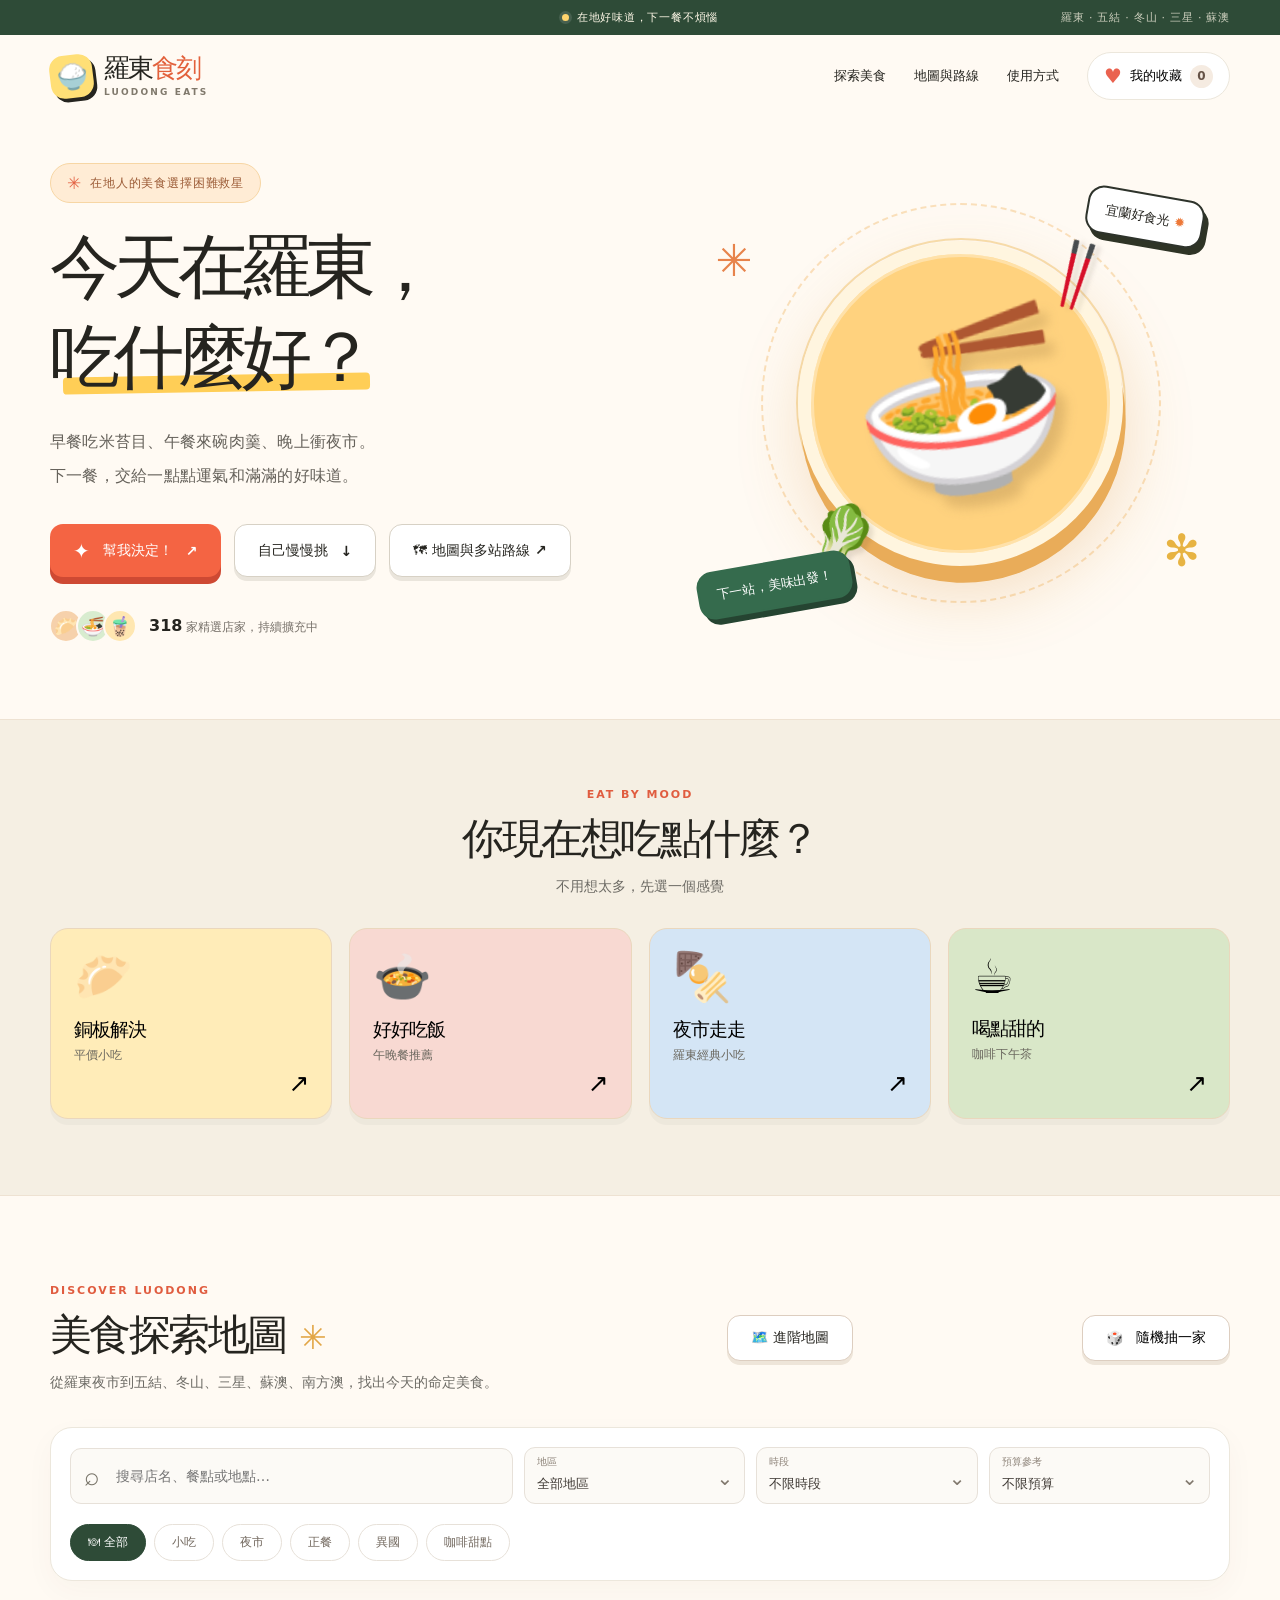
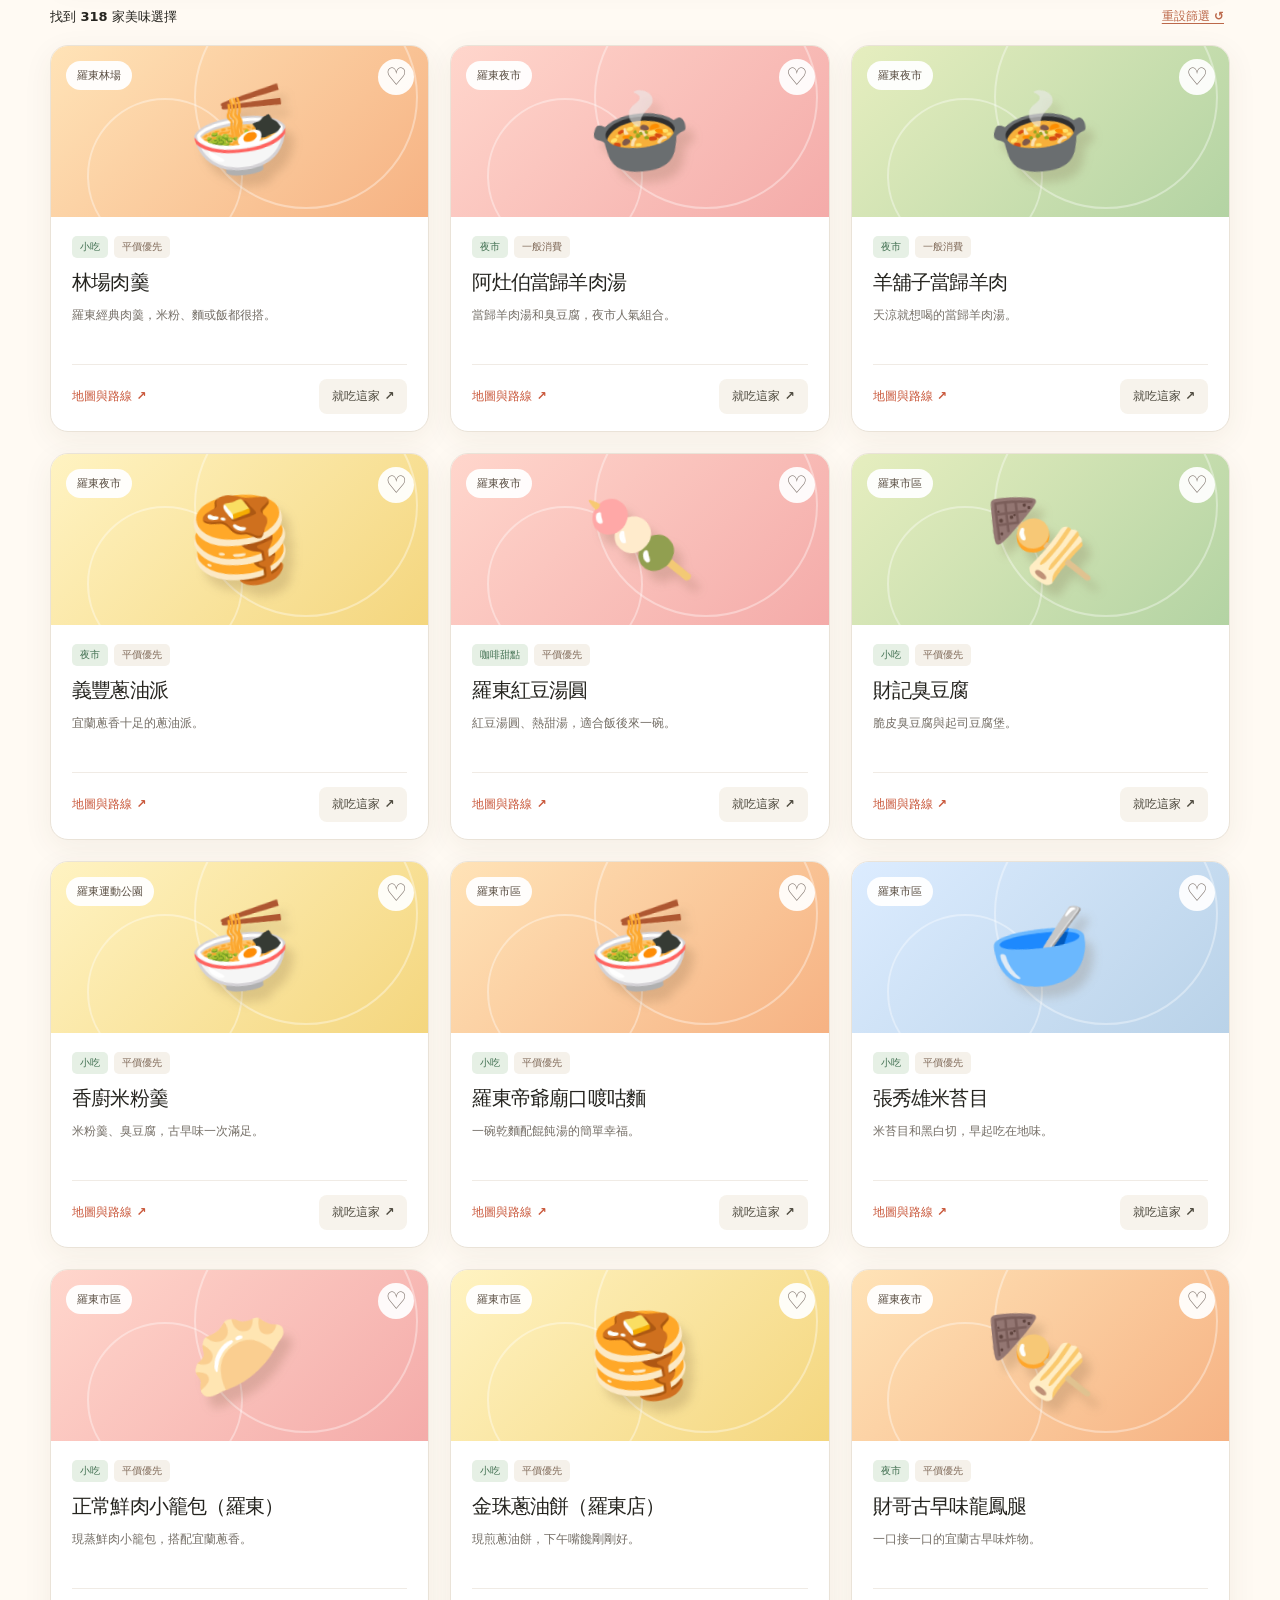
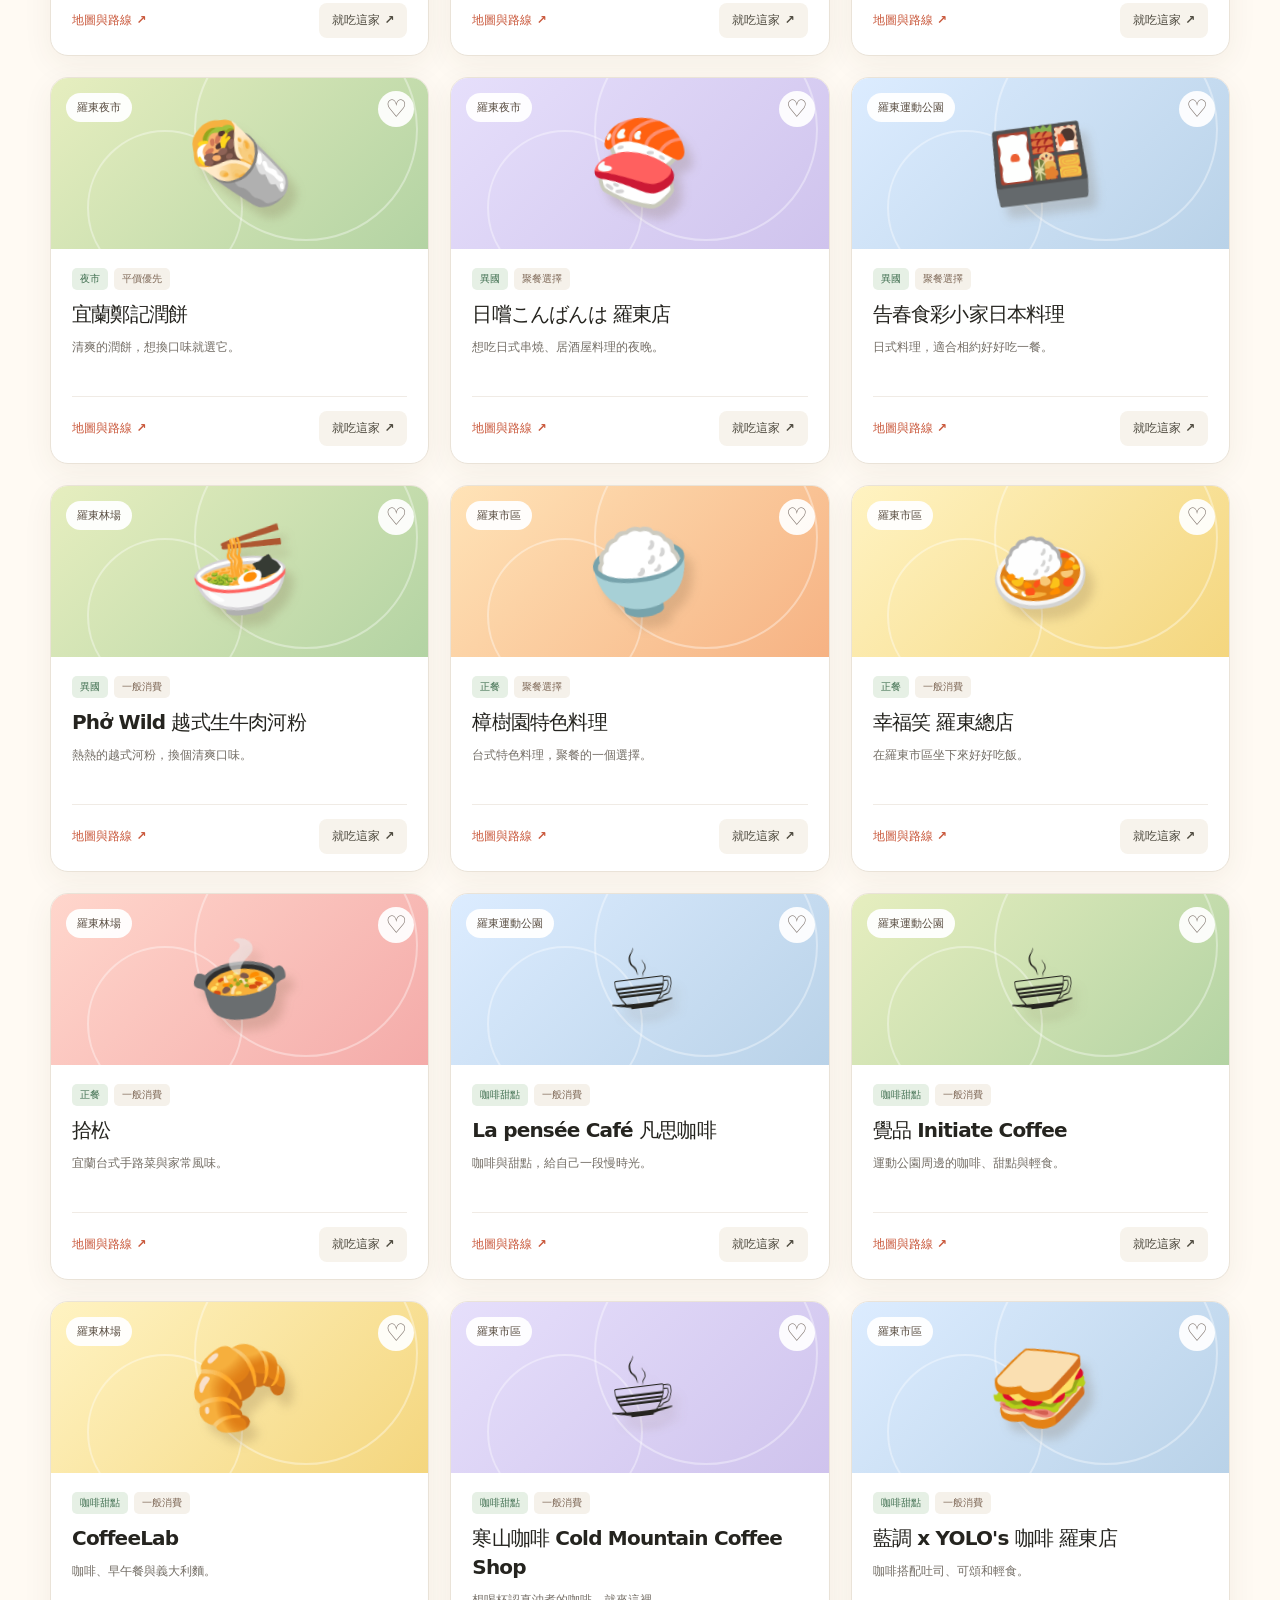
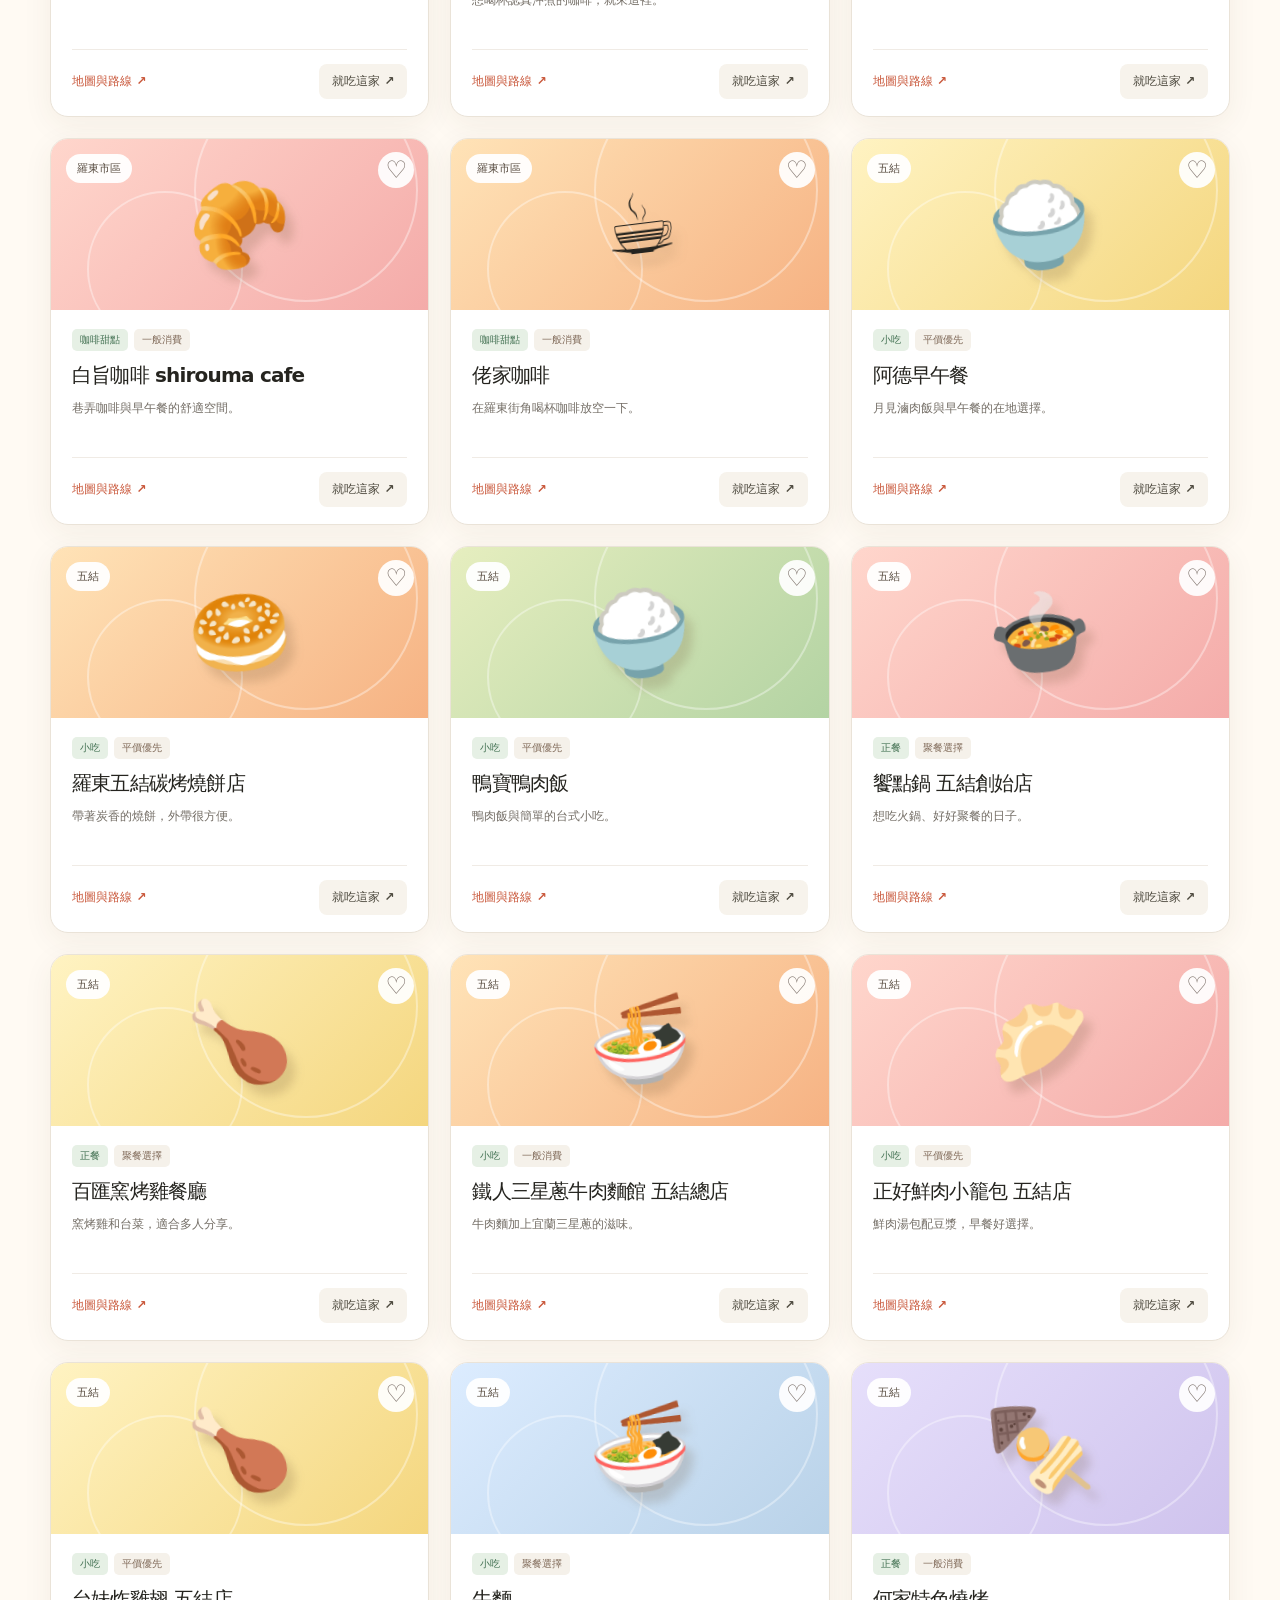
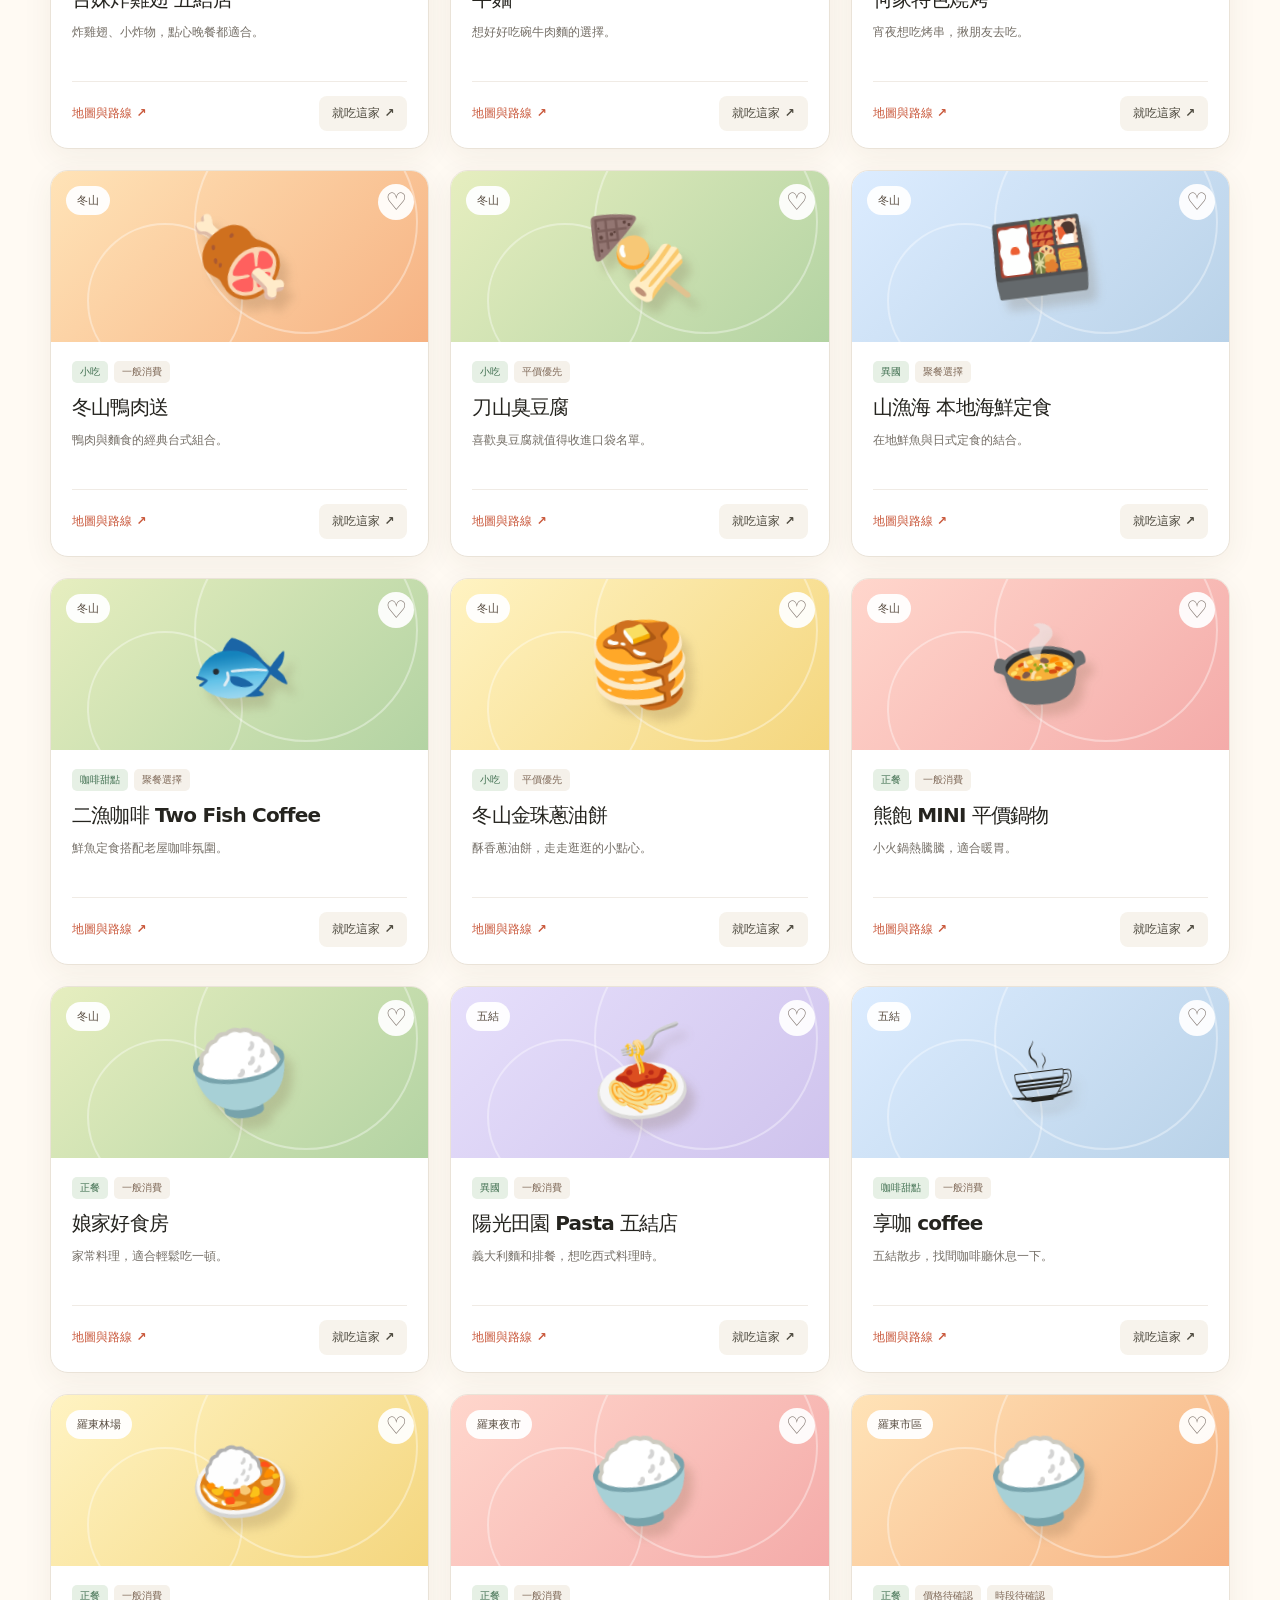
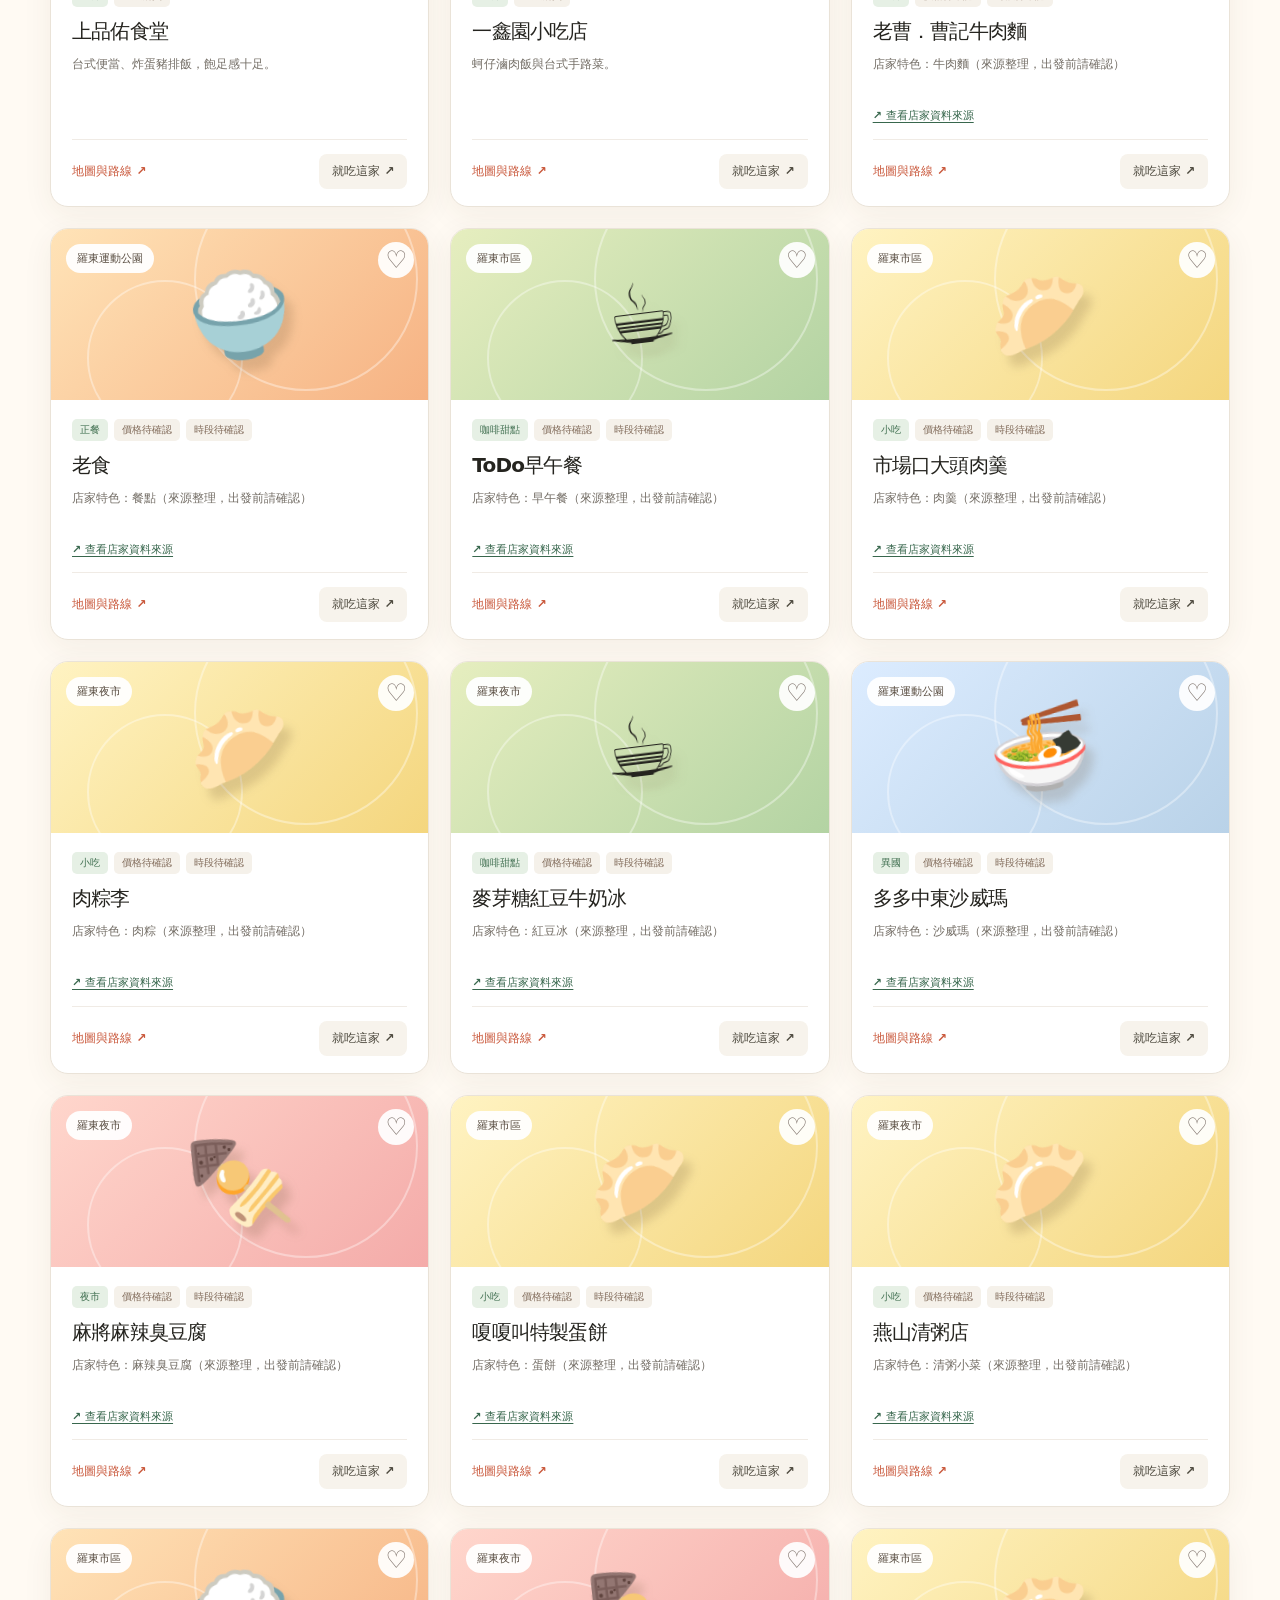
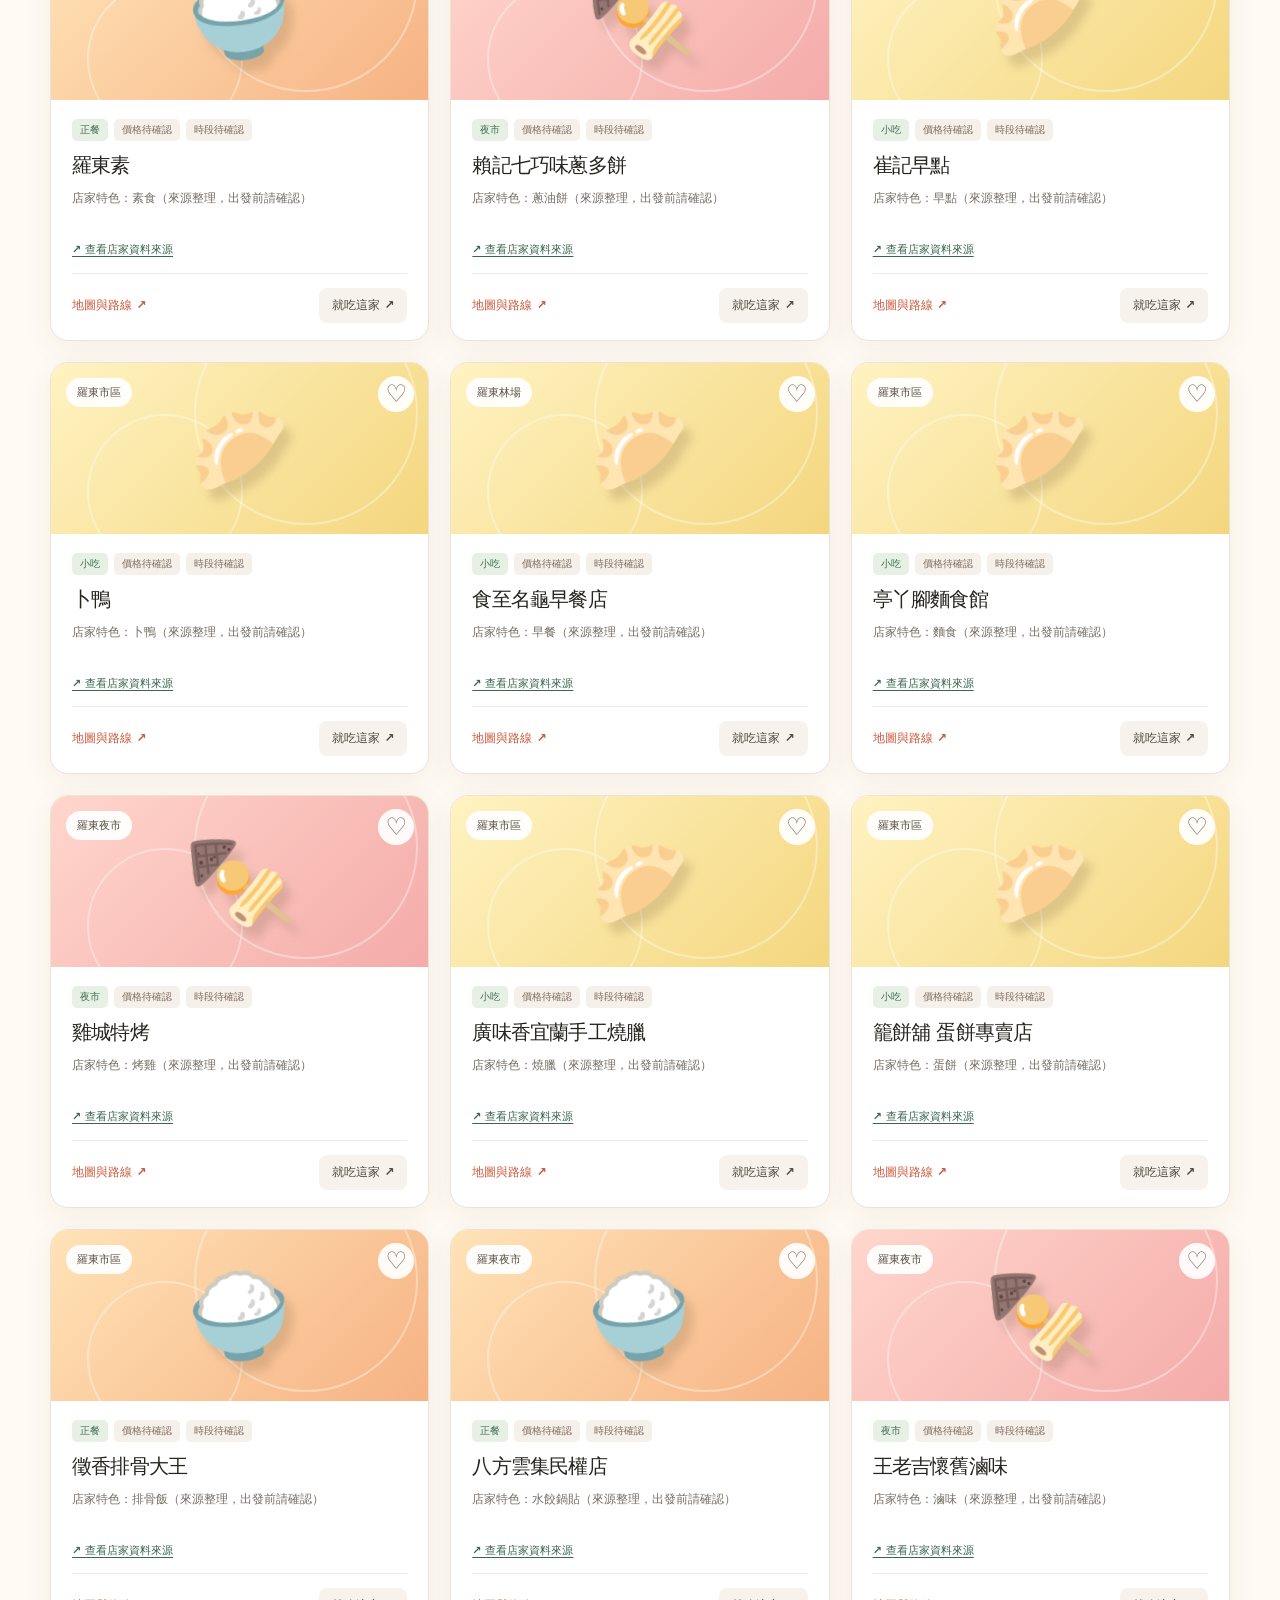
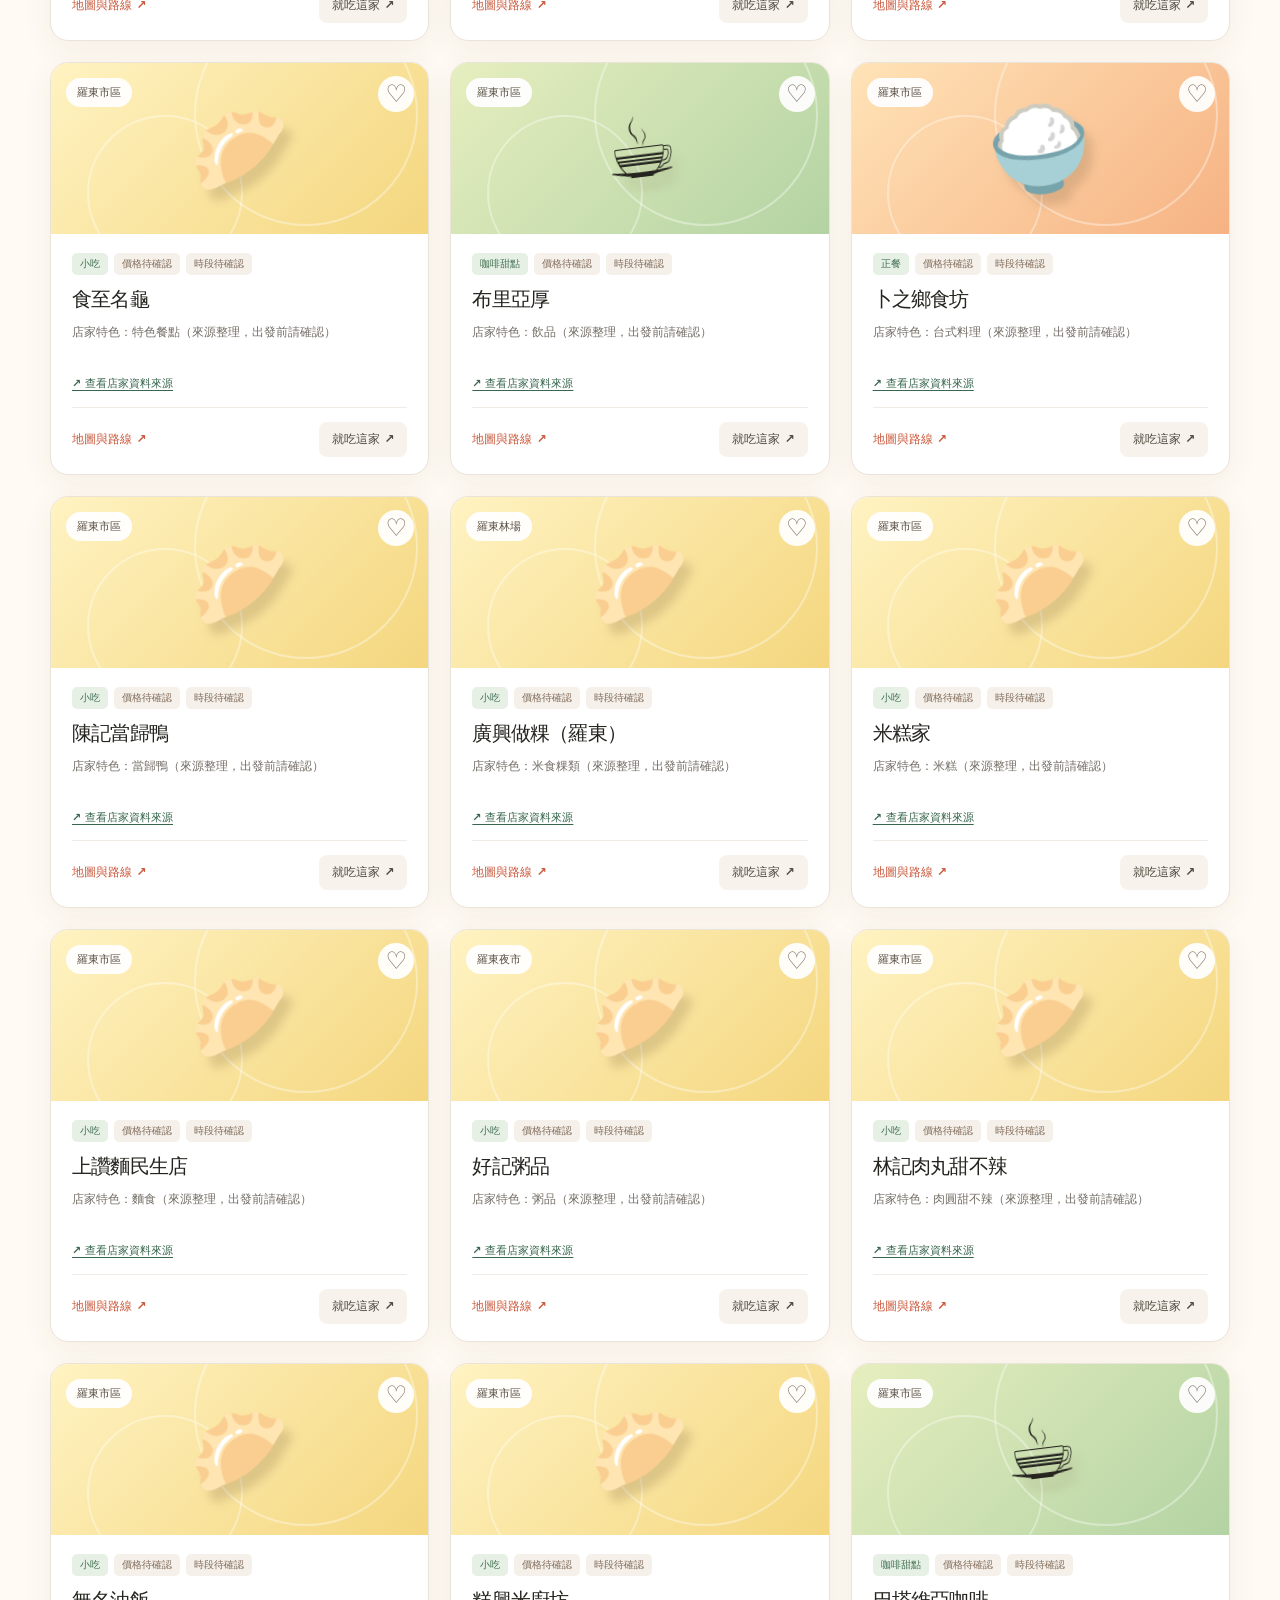
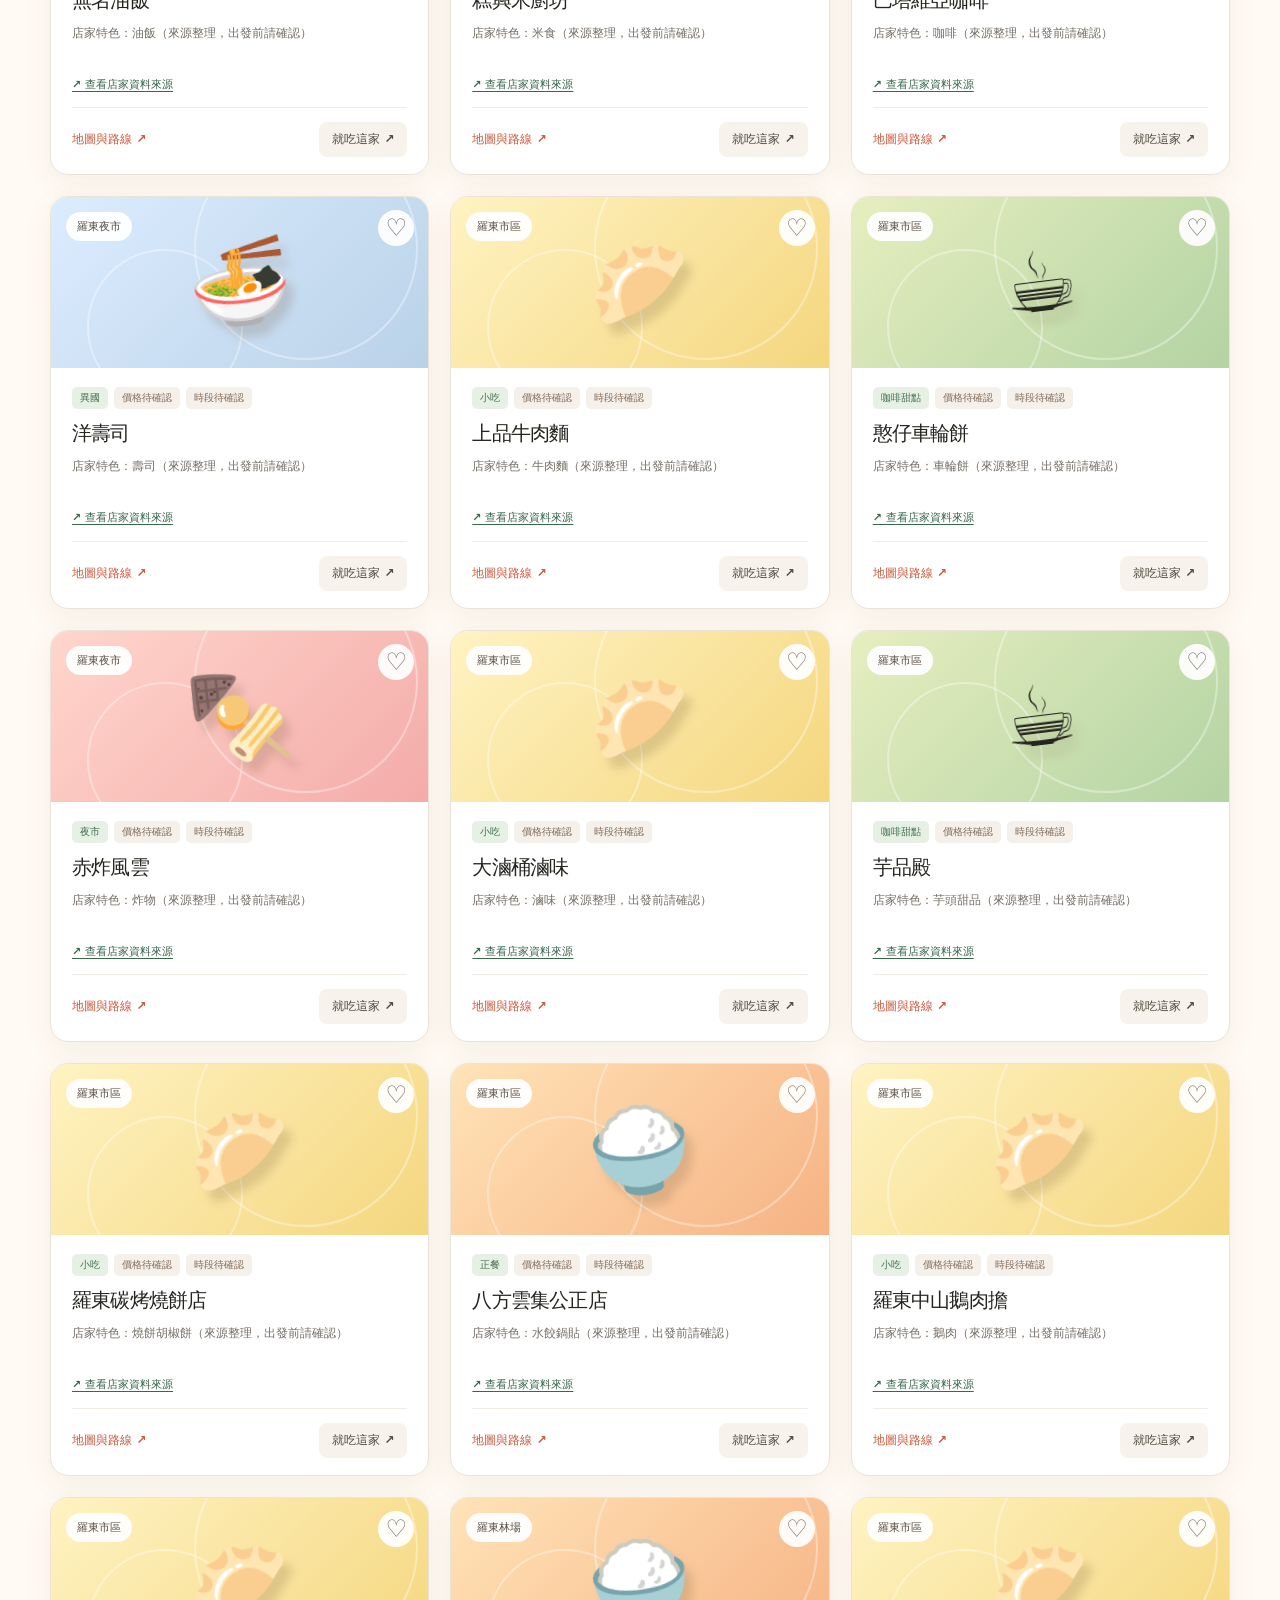
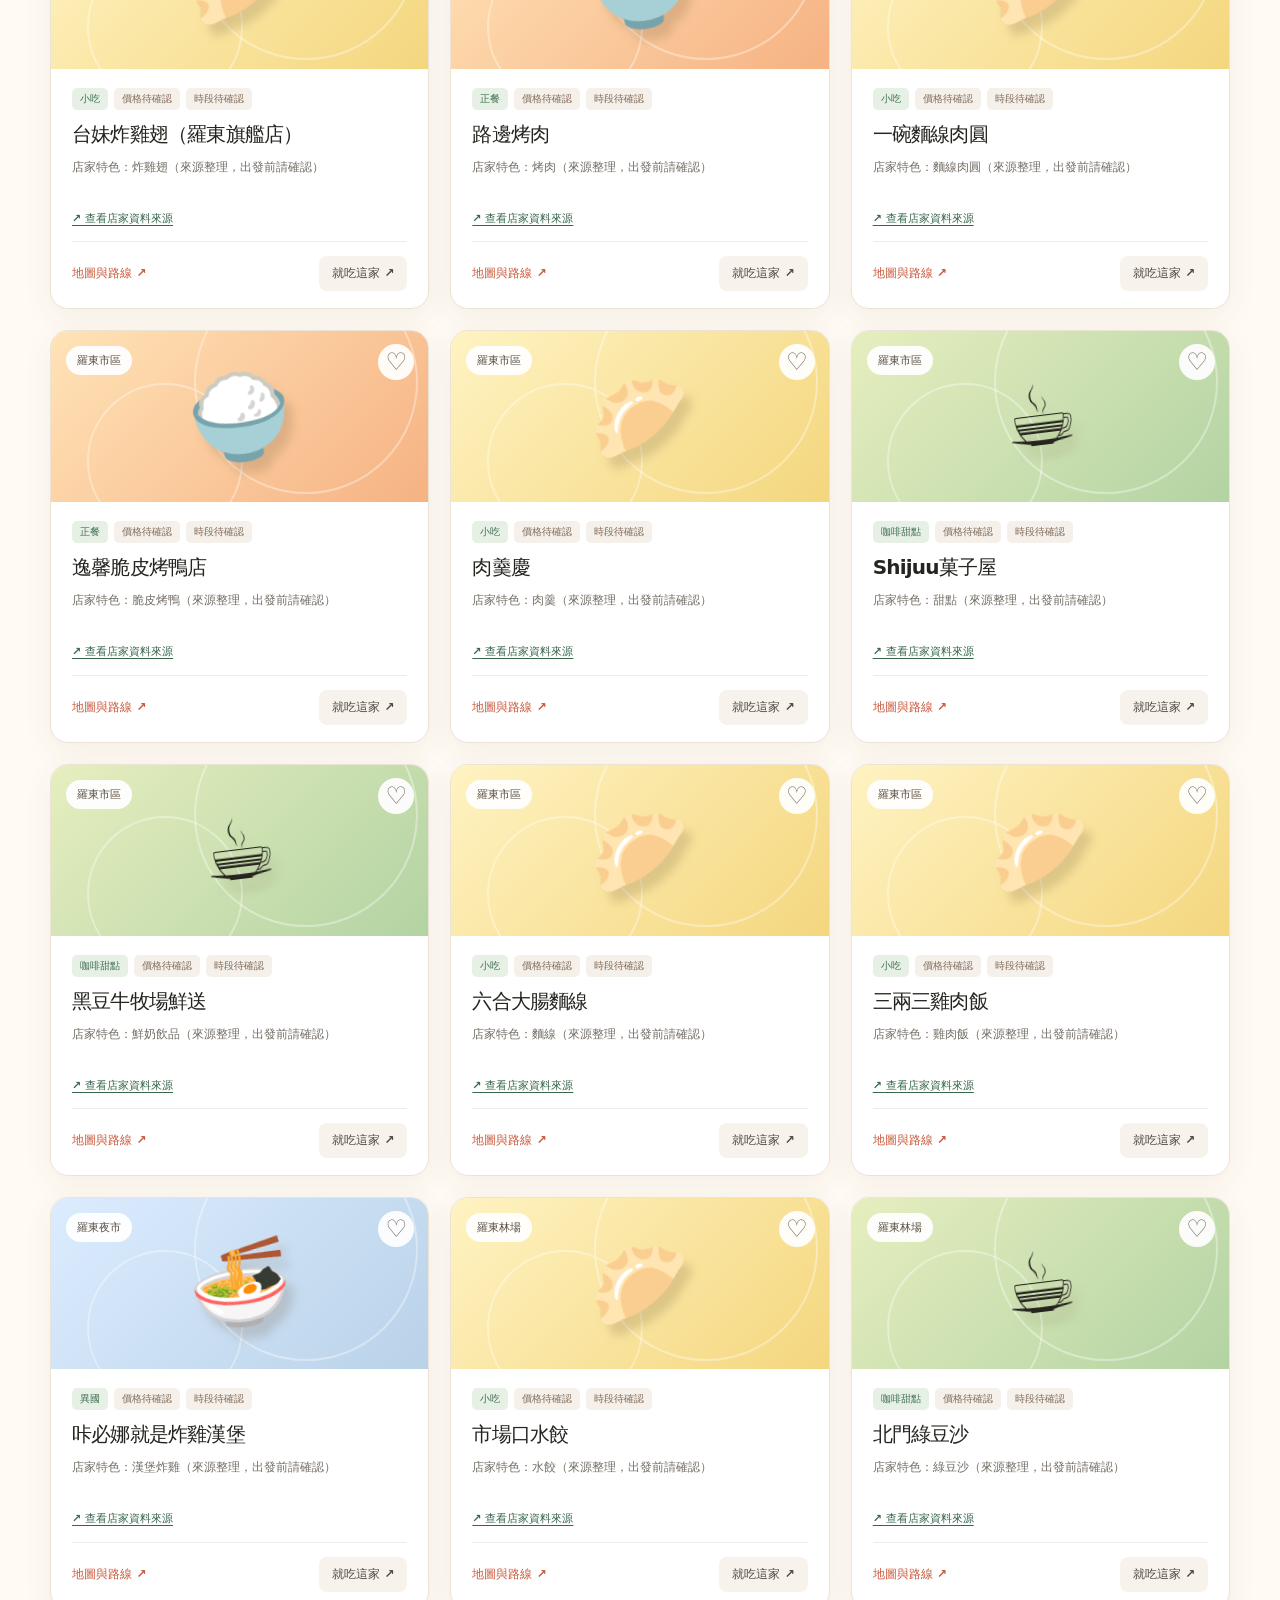
<file: index.html>
<!doctype html>
<html lang="zh-Hant">
<head>
  <meta charset="UTF-8" />
  <meta name="viewport" content="width=device-width, initial-scale=1, viewport-fit=cover" />
  <meta name="theme-color" content="#fff9f0" />
  <meta name="description" content="羅東今天吃什麼？一鍵抽選羅東、五結、冬山在地美食，依地區、餐點、預算、用餐時段篩選，收藏口袋名單並開啟地圖導航。" />
  <meta property="og:title" content="羅東食刻｜今天吃什麼？" />
  <meta property="og:description" content="吃什麼交給羅東食刻！在地美食隨機抽選、收藏、篩選、導航。" />
  <meta property="og:type" content="website" />
  <meta name="color-scheme" content="light" />
  <link rel="icon" type="image/svg+xml" href="./icon.svg" />
  <link rel="manifest" href="./manifest.webmanifest" />
  <link rel="stylesheet" href="./style.css" />
  <link rel="stylesheet" href="./extra.css" />
  <title>羅東食刻｜今天吃什麼？</title>
  <script src="./data.js" defer></script>
  <script src="./data-extra.js" defer></script>
  <script src="./data-auto.js" defer></script>
  <script src="./app.js" defer></script>
</head>
<body>
  <a class="skip" href="#explore">跳到店家清單</a>
  <div class="announcement"><span class="live-dot" aria-hidden="true"></span> 在地好味道，下一餐不煩惱 <span class="announcement-right">羅東 · 五結 · 冬山 · 三星 · 蘇澳</span></div>
  <header class="site-header shell">
    <a class="brand" href="./" aria-label="羅東食刻首頁"><span class="brand-icon" aria-hidden="true">🍚</span><span>羅東<span class="brand-accent">食刻</span><small>LUODONG EATS</small></span></a>
    <nav class="header-nav" aria-label="主選單">
      <a href="#explore" class="nav-link">探索美食</a>
      <a href="./advanced/" class="nav-link nav-desktop">地圖與路線</a>
      <a href="#how-it-works" class="nav-link nav-desktop">使用方式</a>
      <button type="button" id="favoritesToggle" class="nav-fav" aria-pressed="false"><span aria-hidden="true">♥</span> 我的收藏 <span id="favoriteCount" class="fav-count">0</span></button>
    </nav>
  </header>

  <main>
    <section class="hero shell" aria-labelledby="heroTitle">
      <div class="hero-copy">
        <div class="eyebrow"><span class="eyebrow-spark">✳</span> 在地人的美食選擇困難救星</div>
        <h1 id="heroTitle">今天在羅東，<br /><span>吃什麼好？</span></h1>
        <p class="hero-subtitle">早餐吃米苔目、午餐來碗肉羹、晚上衝夜市。<br class="wide-only" />下一餐，交給一點點運氣和滿滿的好味道。</p>
        <div class="hero-actions">
          <button type="button" id="heroRandom" class="primary-btn"><span class="button-icon" aria-hidden="true">✦</span> 幫我決定！ <span aria-hidden="true">↗</span></button>
          <a href="#explore" class="secondary-btn">自己慢慢挑 <span aria-hidden="true">↓</span></a>
          <a href="./advanced/" class="secondary-btn">🗺 地圖與多站路線 ↗</a>
        </div>
        <div class="hero-foot"><div class="hero-avatars" aria-hidden="true"><span>🥟</span><span>🍜</span><span>🧋</span></div><span><strong id="heroCount">—</strong> 家精選店家，持續擴充中</span></div>
      </div>
      <div class="hero-art" aria-hidden="true">
        <div class="art-ring art-ring-one"></div><div class="art-ring art-ring-two"></div>
        <div class="art-sticker sticker-top">宜蘭好食光 <span>✹</span></div>
        <div class="art-plate"><span class="art-main">🍜</span><span class="art-side art-side-one">🥬</span><span class="art-side art-side-two">🥢</span></div>
        <div class="art-sticker sticker-bottom">下一站，美味出發！</div>
        <span class="art-star art-star-one">✳</span><span class="art-star art-star-two">✻</span>
      </div>
    </section>

    <section class="quick-section">
      <div class="shell">
        <div class="quick-heading"><span class="eyebrow-sm">EAT BY MOOD</span><h2>你現在想吃點什麼？</h2><p>不用想太多，先選一個感覺</p></div>
        <div class="mood-grid" id="moodGrid">
          <button class="mood-card mood-yellow" type="button" data-quick="cheap"><span class="mood-emoji">🥟</span><strong>銅板解決</strong><small>平價小吃</small><span class="mood-arrow">↗</span></button>
          <button class="mood-card mood-pink" type="button" data-quick="dinner"><span class="mood-emoji">🍲</span><strong>好好吃飯</strong><small>午晚餐推薦</small><span class="mood-arrow">↗</span></button>
          <button class="mood-card mood-blue" type="button" data-quick="night"><span class="mood-emoji">🍢</span><strong>夜市走走</strong><small>羅東經典小吃</small><span class="mood-arrow">↗</span></button>
          <button class="mood-card mood-green" type="button" data-quick="coffee"><span class="mood-emoji">☕</span><strong>喝點甜的</strong><small>咖啡下午茶</small><span class="mood-arrow">↗</span></button>
        </div>
      </div>
    </section>

    <section class="explore-section shell" id="explore" aria-labelledby="exploreTitle">
      <div class="section-title-row"><div><span class="eyebrow-sm">DISCOVER LUODONG</span><h2 id="exploreTitle">美食探索地圖 <span class="scribble">✳</span></h2><p>從羅東夜市到五結、冬山、三星、蘇澳、南方澳，找出今天的命定美食。</p></div><a href="./advanced/" class="outline-btn">🗺️ 進階地圖</a><button type="button" id="surpriseButton" class="outline-btn"><span aria-hidden="true">🎲</span> 隨機抽一家</button></div>
      <div class="filters" aria-label="篩選店家">
        <div class="search-wrap"><span class="search-icon" aria-hidden="true">⌕</span><input type="search" id="search" placeholder="搜尋店名、餐點或地點…" autocomplete="off" aria-label="搜尋店家、餐點或地點" /><button id="clearSearch" type="button" class="clear-search" aria-label="清除搜尋" hidden>×</button></div>
        <div class="filter-control"><label for="areaFilter">地區</label><select id="areaFilter"><option value="">全部地區</option></select></div>
        <div class="filter-control"><label for="mealFilter">時段</label><select id="mealFilter"><option value="">不限時段</option><option value="早餐">早餐</option><option value="午餐">午餐</option><option value="下午茶">下午茶</option><option value="晚餐">晚餐</option><option value="宵夜">宵夜</option></select></div>
        <div class="filter-control"><label for="budgetFilter">預算參考</label><select id="budgetFilter"><option value="">不限預算</option><option value="1">平價優先</option><option value="2">一般消費</option><option value="3">聚餐選擇</option></select></div>
        <div class="category-tabs" id="categoryTabs" role="group" aria-label="美食分類"></div>
      </div>
      <div class="results-heading"><span id="resultLabel">正在整理美味清單…</span><button id="resetFilters" type="button" class="reset-btn">重設篩選 ↺</button></div>
      <div id="restaurantGrid" class="restaurant-grid" aria-live="polite"></div>
      <div id="emptyState" class="empty-state" hidden><div>🍽️</div><h3>目前沒有符合條件的店家</h3><p>換個分類、預算或地區，或按重設篩選再試一次。</p><button type="button" id="emptyReset" class="secondary-btn">查看全部店家</button></div>
      <div class="data-note"><span aria-hidden="true">ⓘ</span> 店家來源可於卡片查看；新增店家未取得可靠時段與價格時將標示「待確認」，非即時菜單或營業狀態。出發前請點開 Google 地圖確認。<span id="lastSyncStamp"></span> 部分新增資料來源：<a href="https://www.openstreetmap.org/copyright" target="_blank" rel="noopener noreferrer">© OpenStreetMap contributors（ODbL）</a>。</div>
    </section>

    <section id="how-it-works" class="about-section">
      <div class="shell about-inner"><div><span class="eyebrow-sm">HOW IT WORKS</span><h2>吃飯這件事，<br />可以簡單一點。</h2><p>不必下載 App、不用註冊帳號，挑選喜歡的類型後，一鍵決定要吃哪一家。</p><a class="about-link" href="https://github.com/similaitw/luodong-eats/issues/new" target="_blank" rel="noopener noreferrer">推薦新的口袋店家 ↗</a></div>
      <div class="how-steps"><div><span>01</span><strong>挑個好味道</strong><p>依地區、用餐時段與餐點類型篩選。</p></div><div><span>02</span><strong>一鍵抽選</strong><p>不知道吃哪間？讓網站幫你抽一間。</p></div><div><span>03</span><strong>導航出發</strong><p>收藏愛店或開啟 Google 地圖查詢路線。</p></div></div></div>
    </section>
  </main>

  <footer class="footer"><div class="shell footer-inner"><div><a class="footer-brand" href="./">🍚 羅東食刻</a><p>做給喜歡宜蘭，也喜歡好好吃飯的你。</p></div><div><p>羅東 · 五結 · 冬山</p><p>2026 © 羅東食刻 · <a href="https://github.com/similaitw/luodong-eats" target="_blank" rel="noopener noreferrer">GitHub 專案 ↗</a></p></div></div></footer>

  <dialog id="pickDialog" class="pick-dialog" aria-labelledby="dialogHeading">
    <div class="dialog-content"><button type="button" class="dialog-close" id="dialogClose" aria-label="關閉視窗">×</button>
      <div class="dialog-eyebrow">✦ 今天的命定美食 ✦</div>
      <div id="dialogEmoji" class="dialog-emoji" aria-hidden="true">🍜</div>
      <p class="dialog-kicker">就是這家了！</p>
      <h2 id="dialogHeading">準備出發吧</h2>
      <p id="dialogDesc" class="dialog-desc"></p>
      <div id="dialogTags" class="dialog-tags"></div>
      <div class="dialog-actions"><a id="dialogMap" class="primary-btn" href="#" target="_blank" rel="noopener noreferrer">開啟地圖導航 ↗</a><button id="dialogAgain" type="button" class="secondary-btn">再抽一次 ↻</button></div>
      <button id="dialogFavorite" type="button" class="dialog-favorite">♡ 加入我的收藏</button>
    </div>
  </dialog>
  <div id="toast" class="toast" role="status" aria-live="polite"></div>
</body>
</html>
</file>
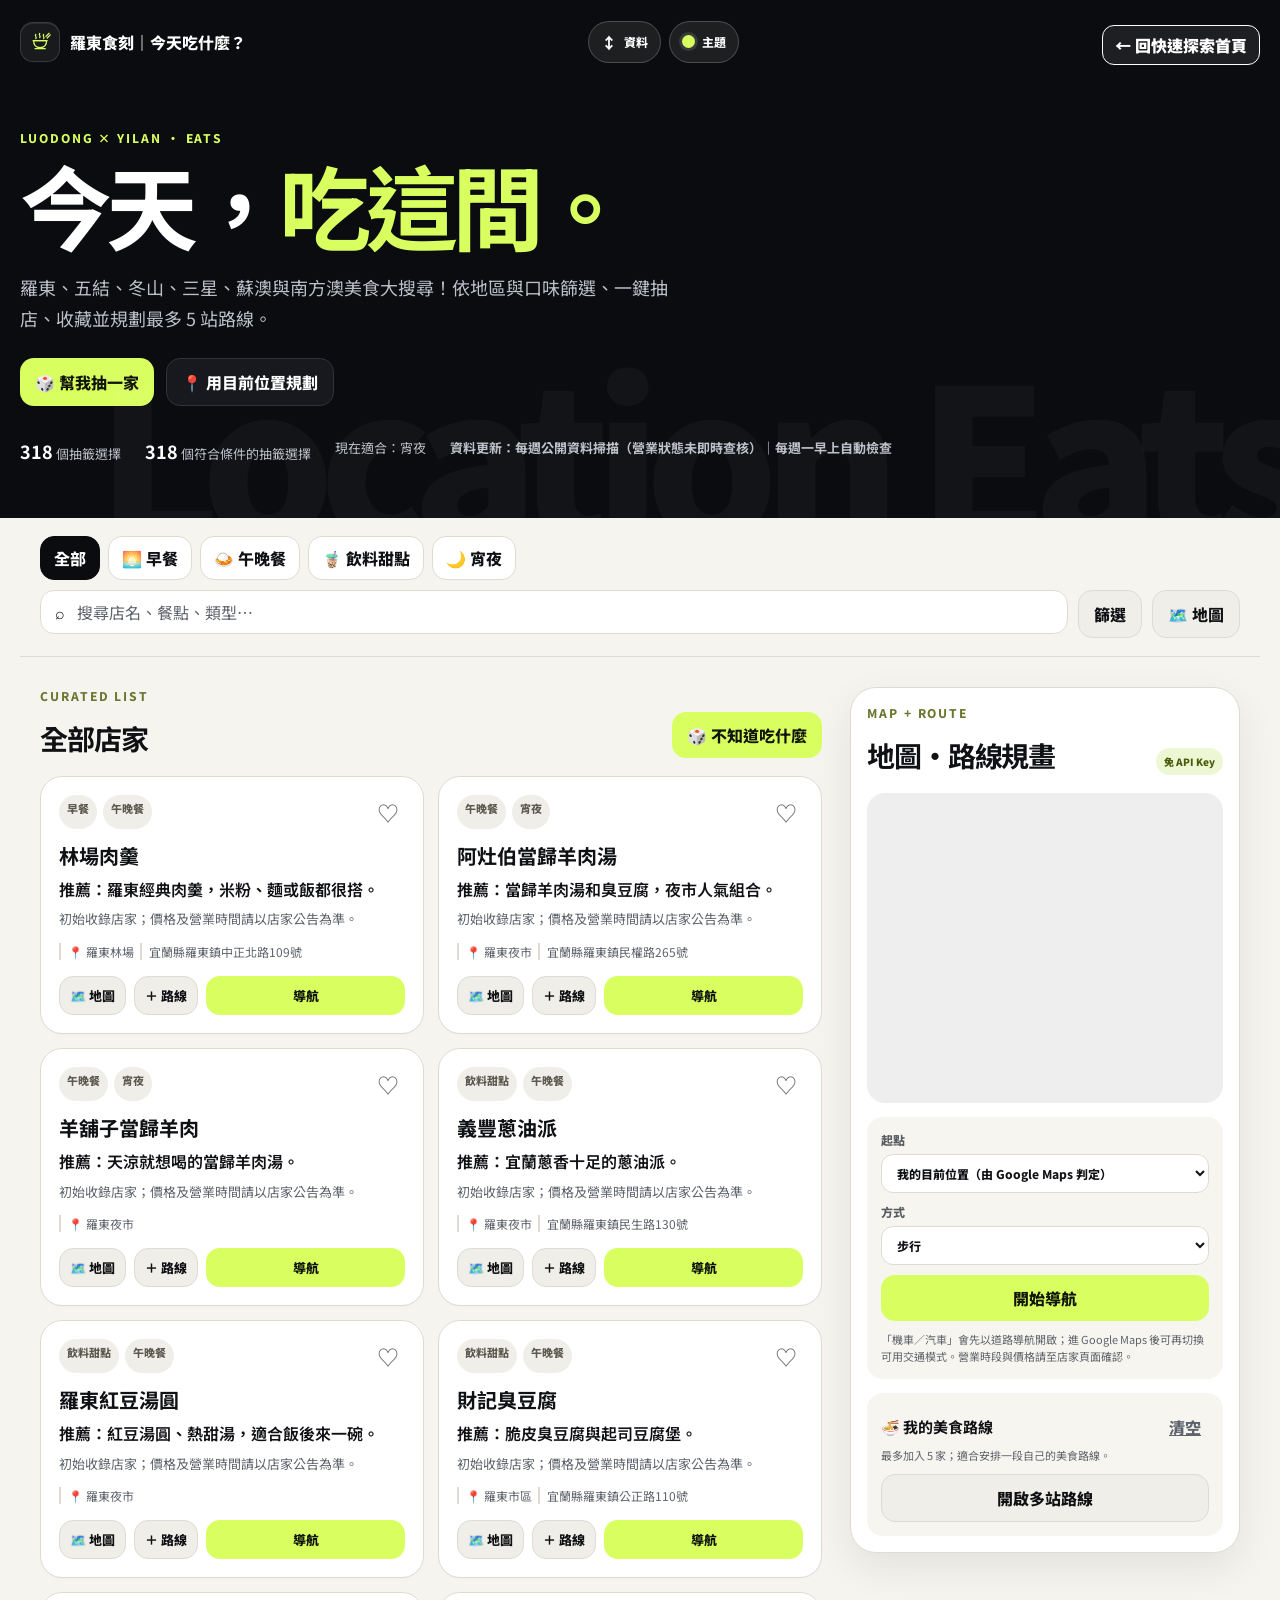
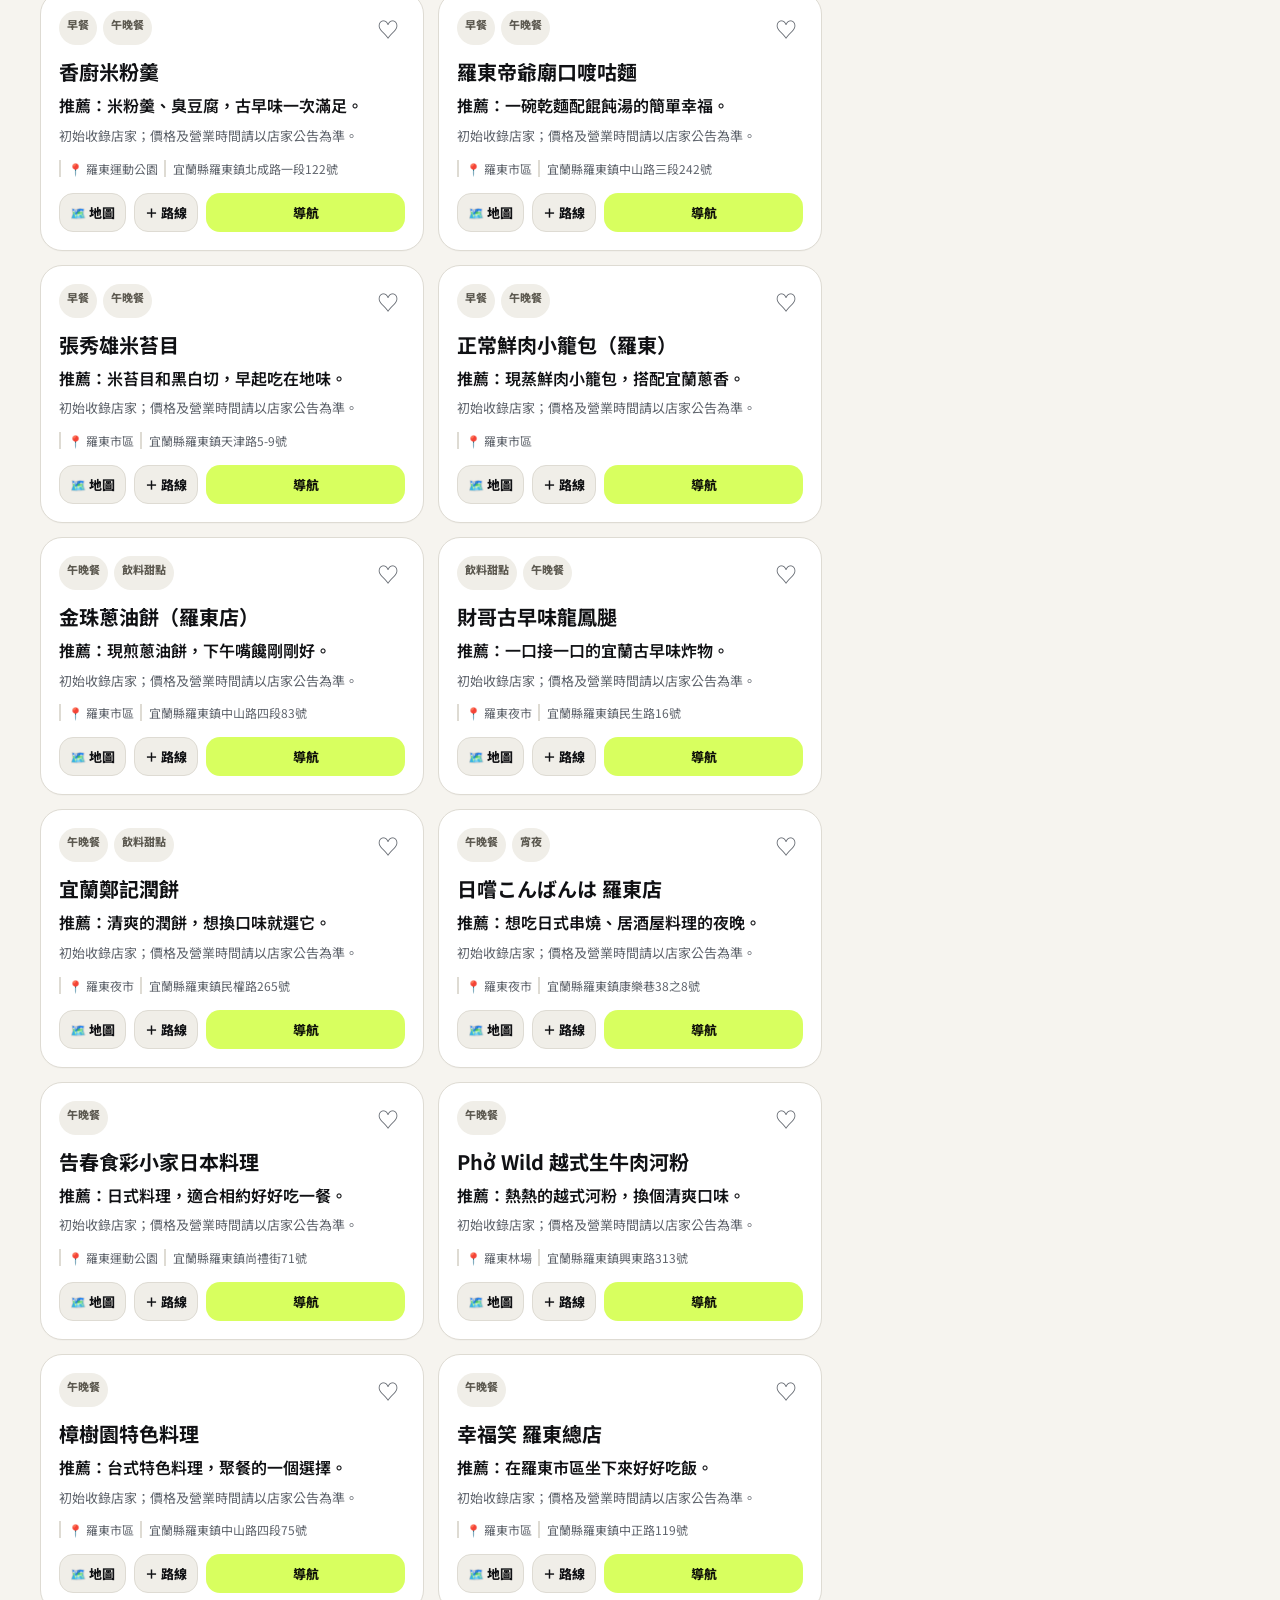
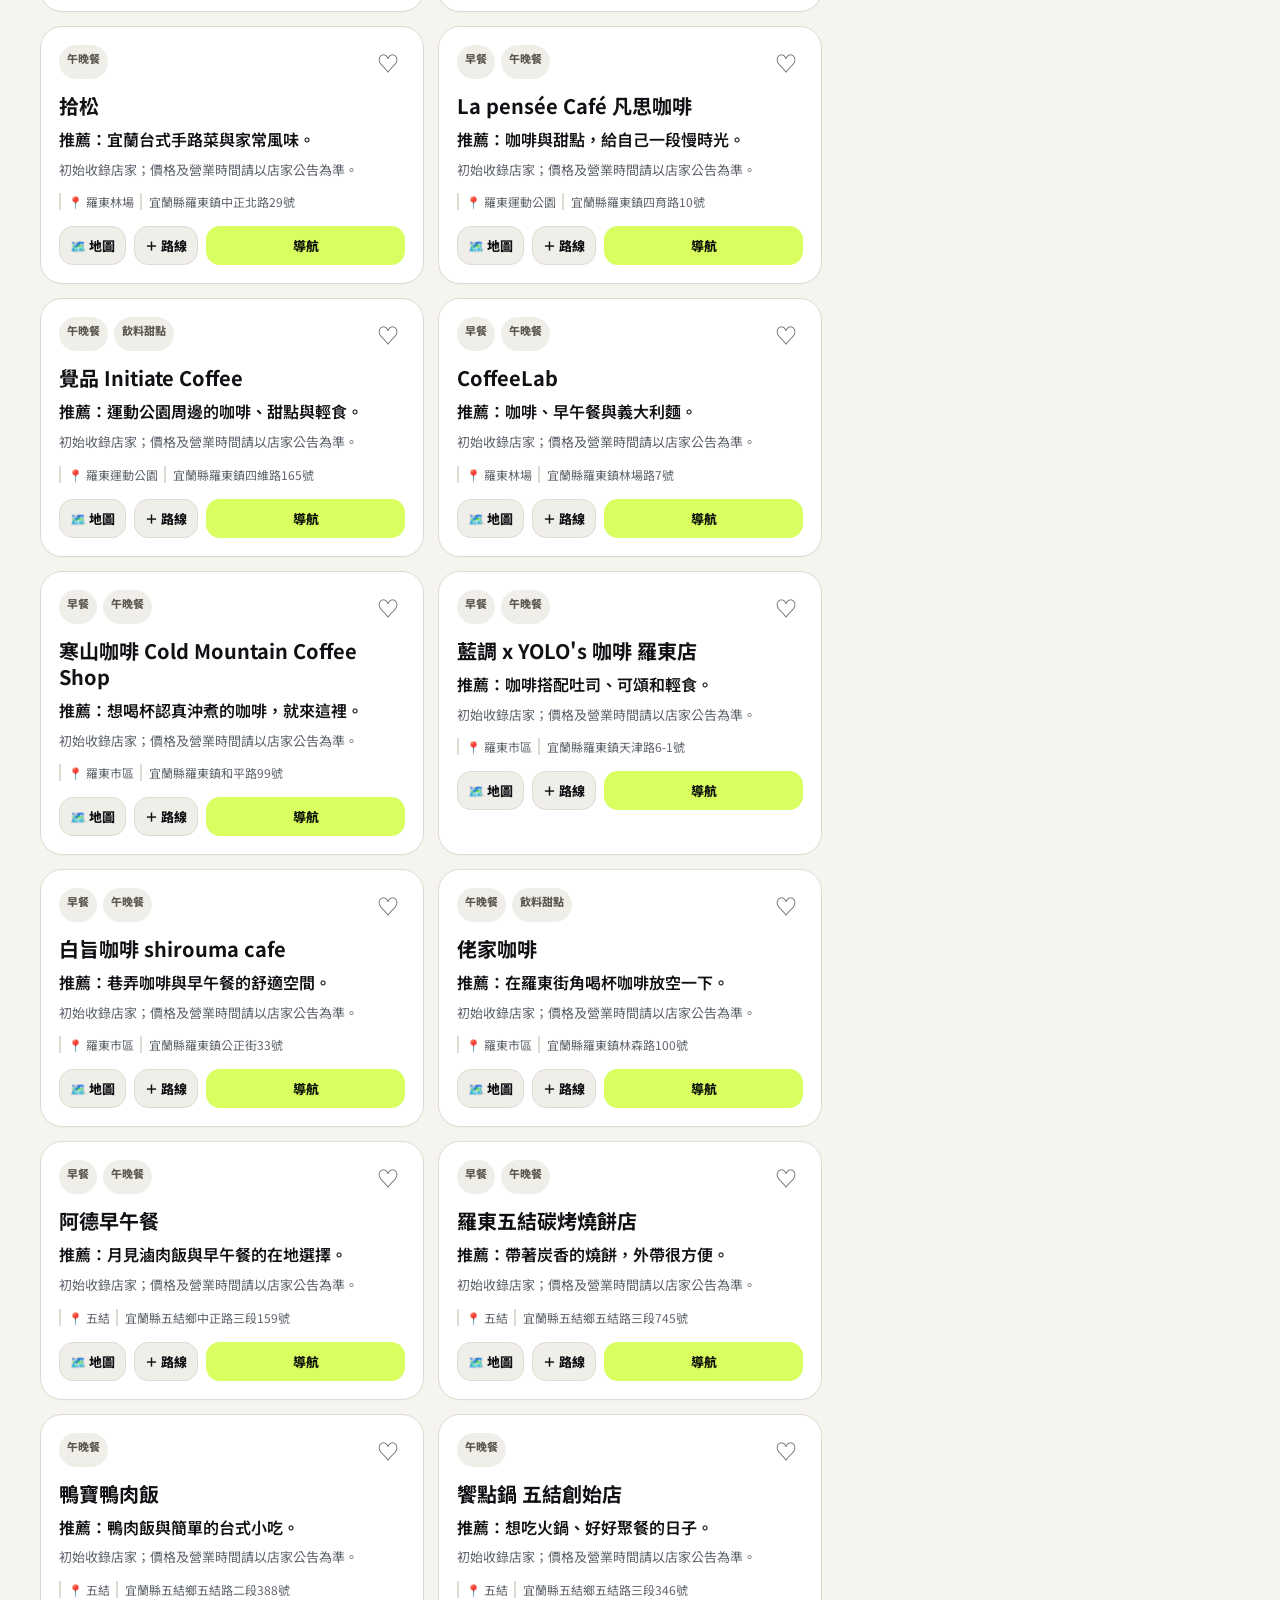
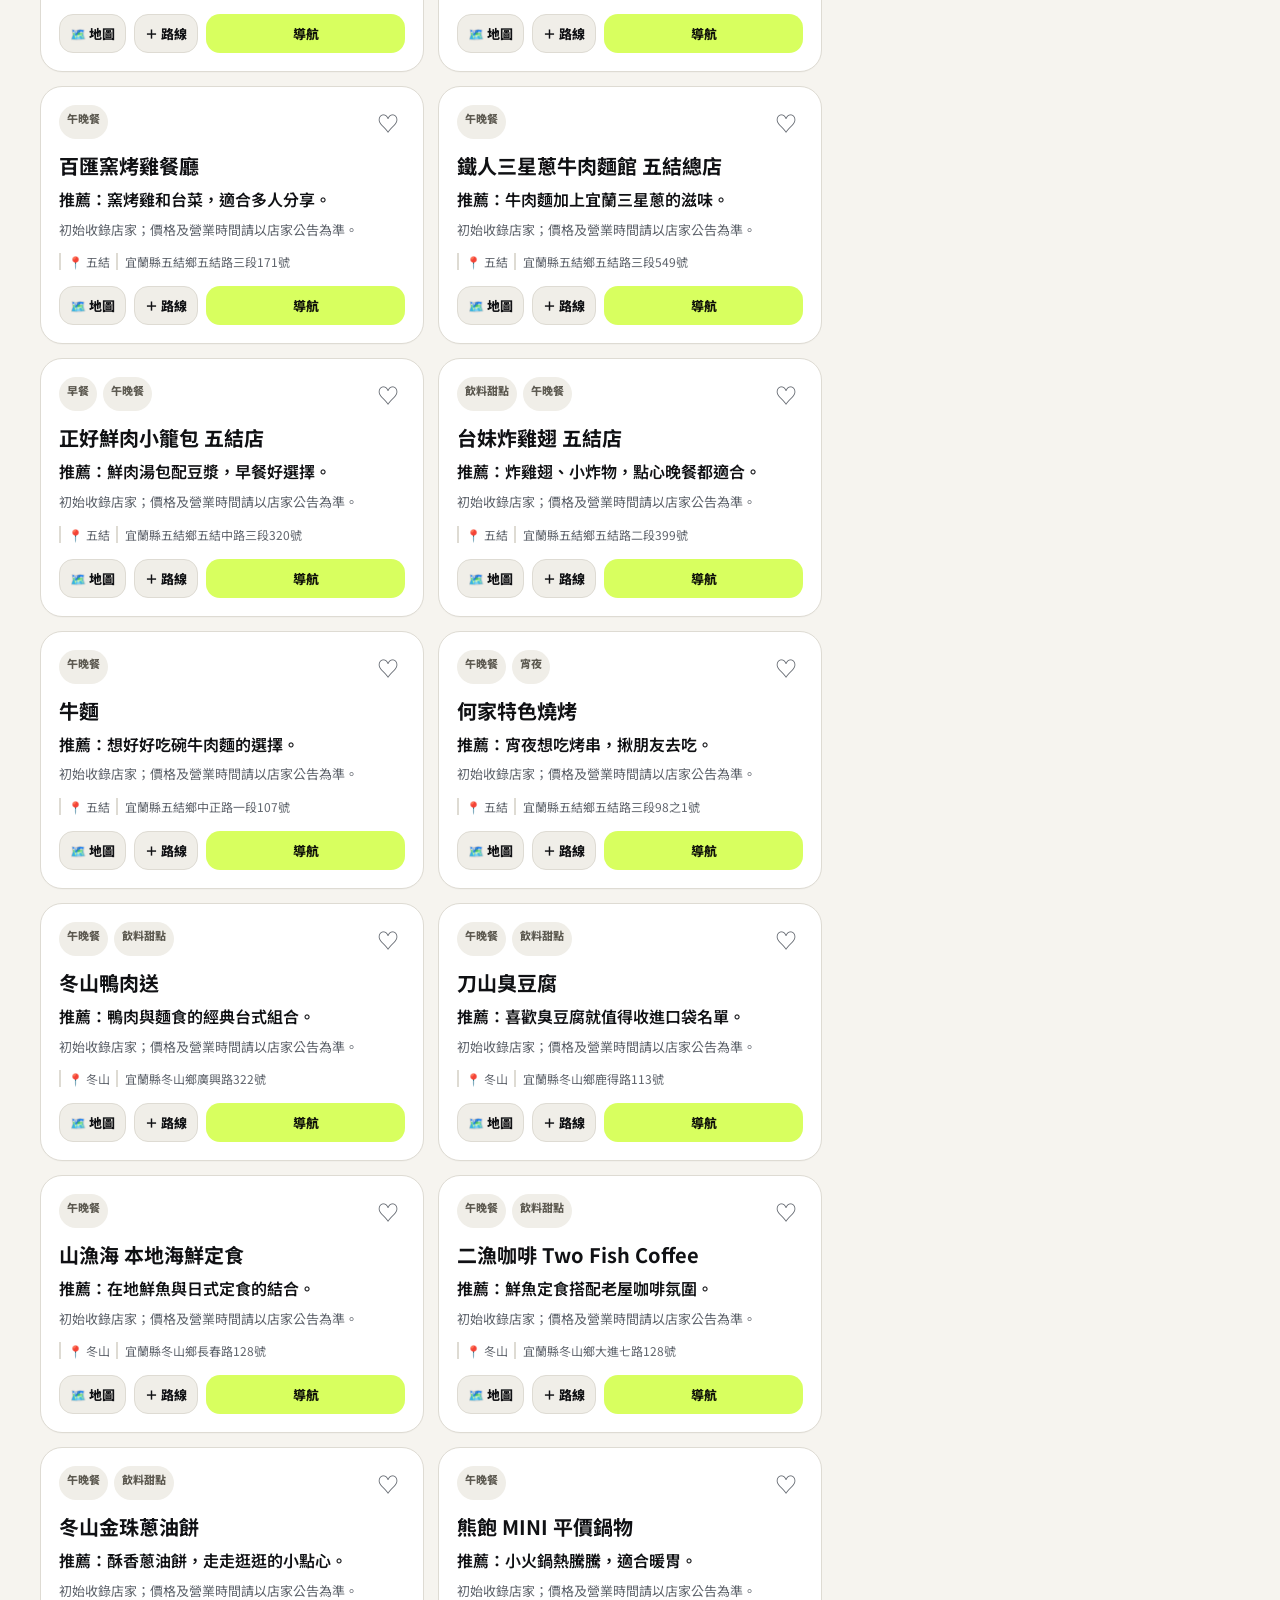
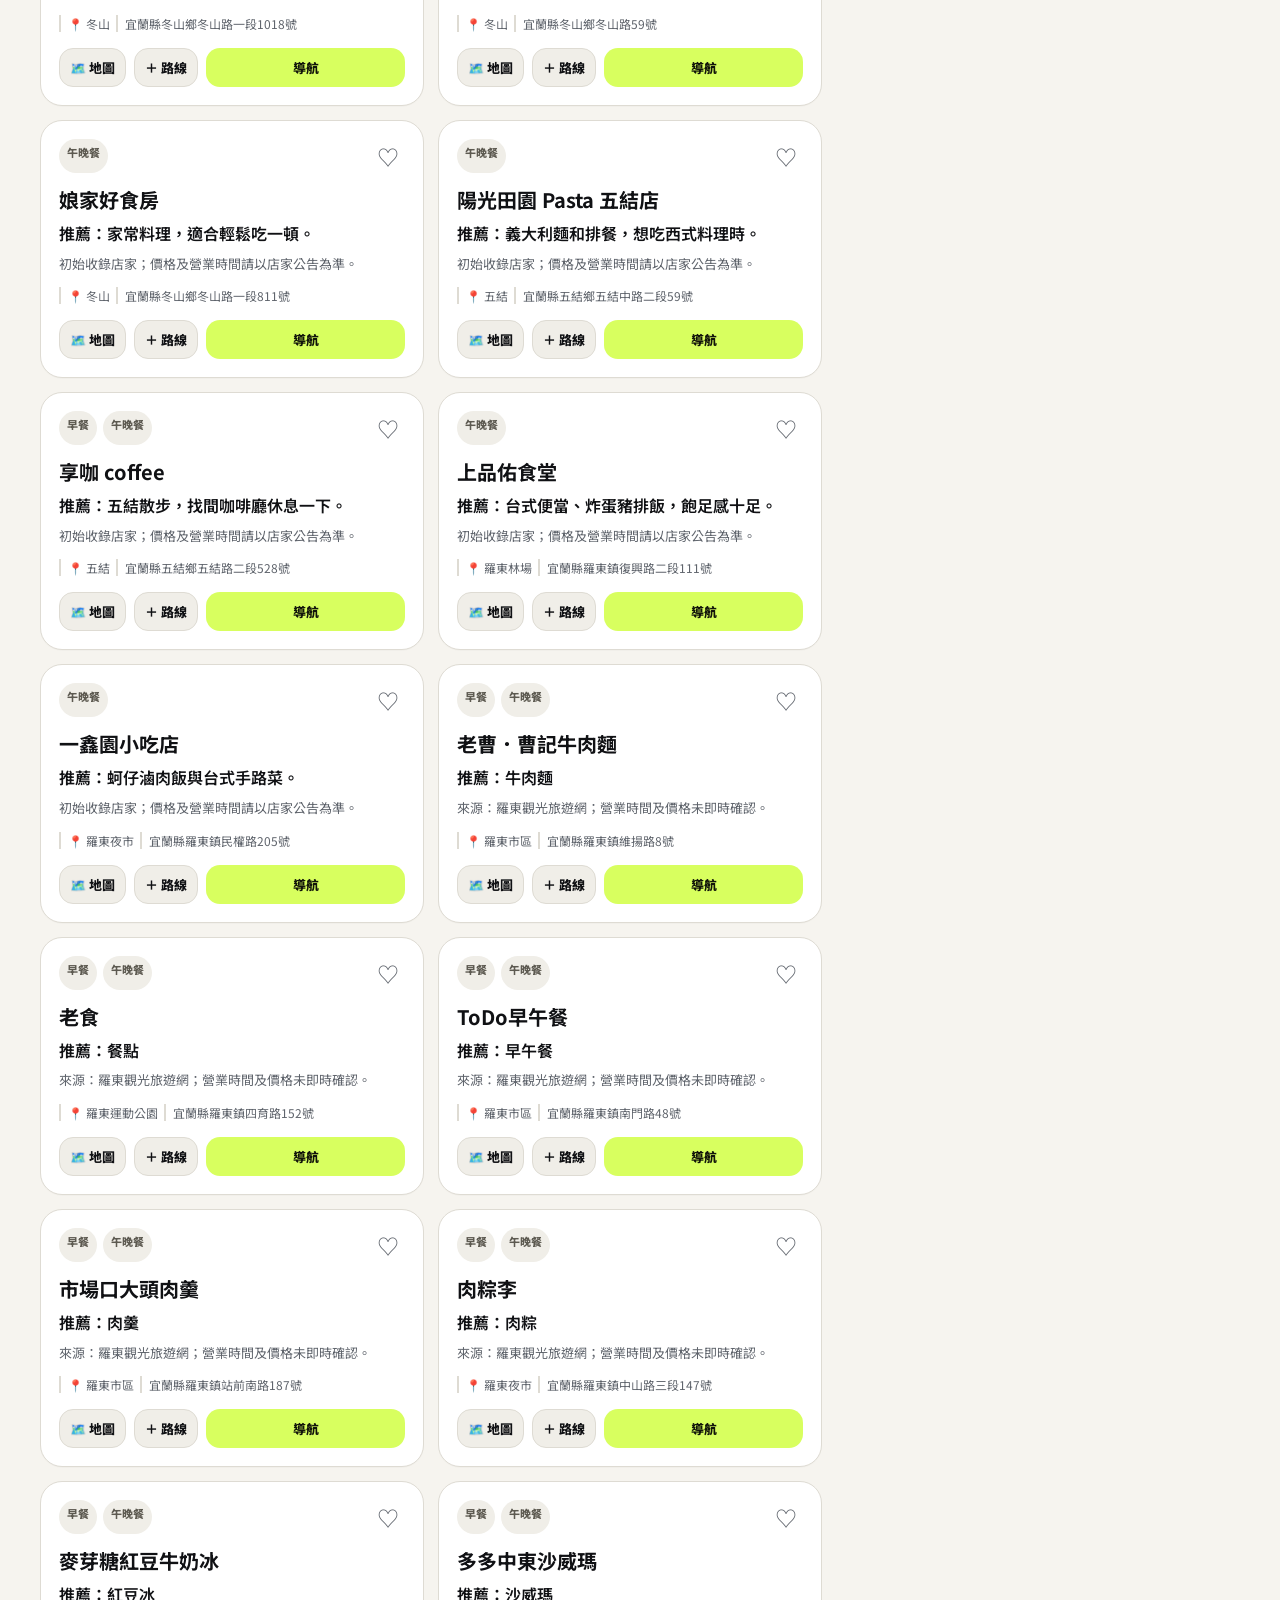
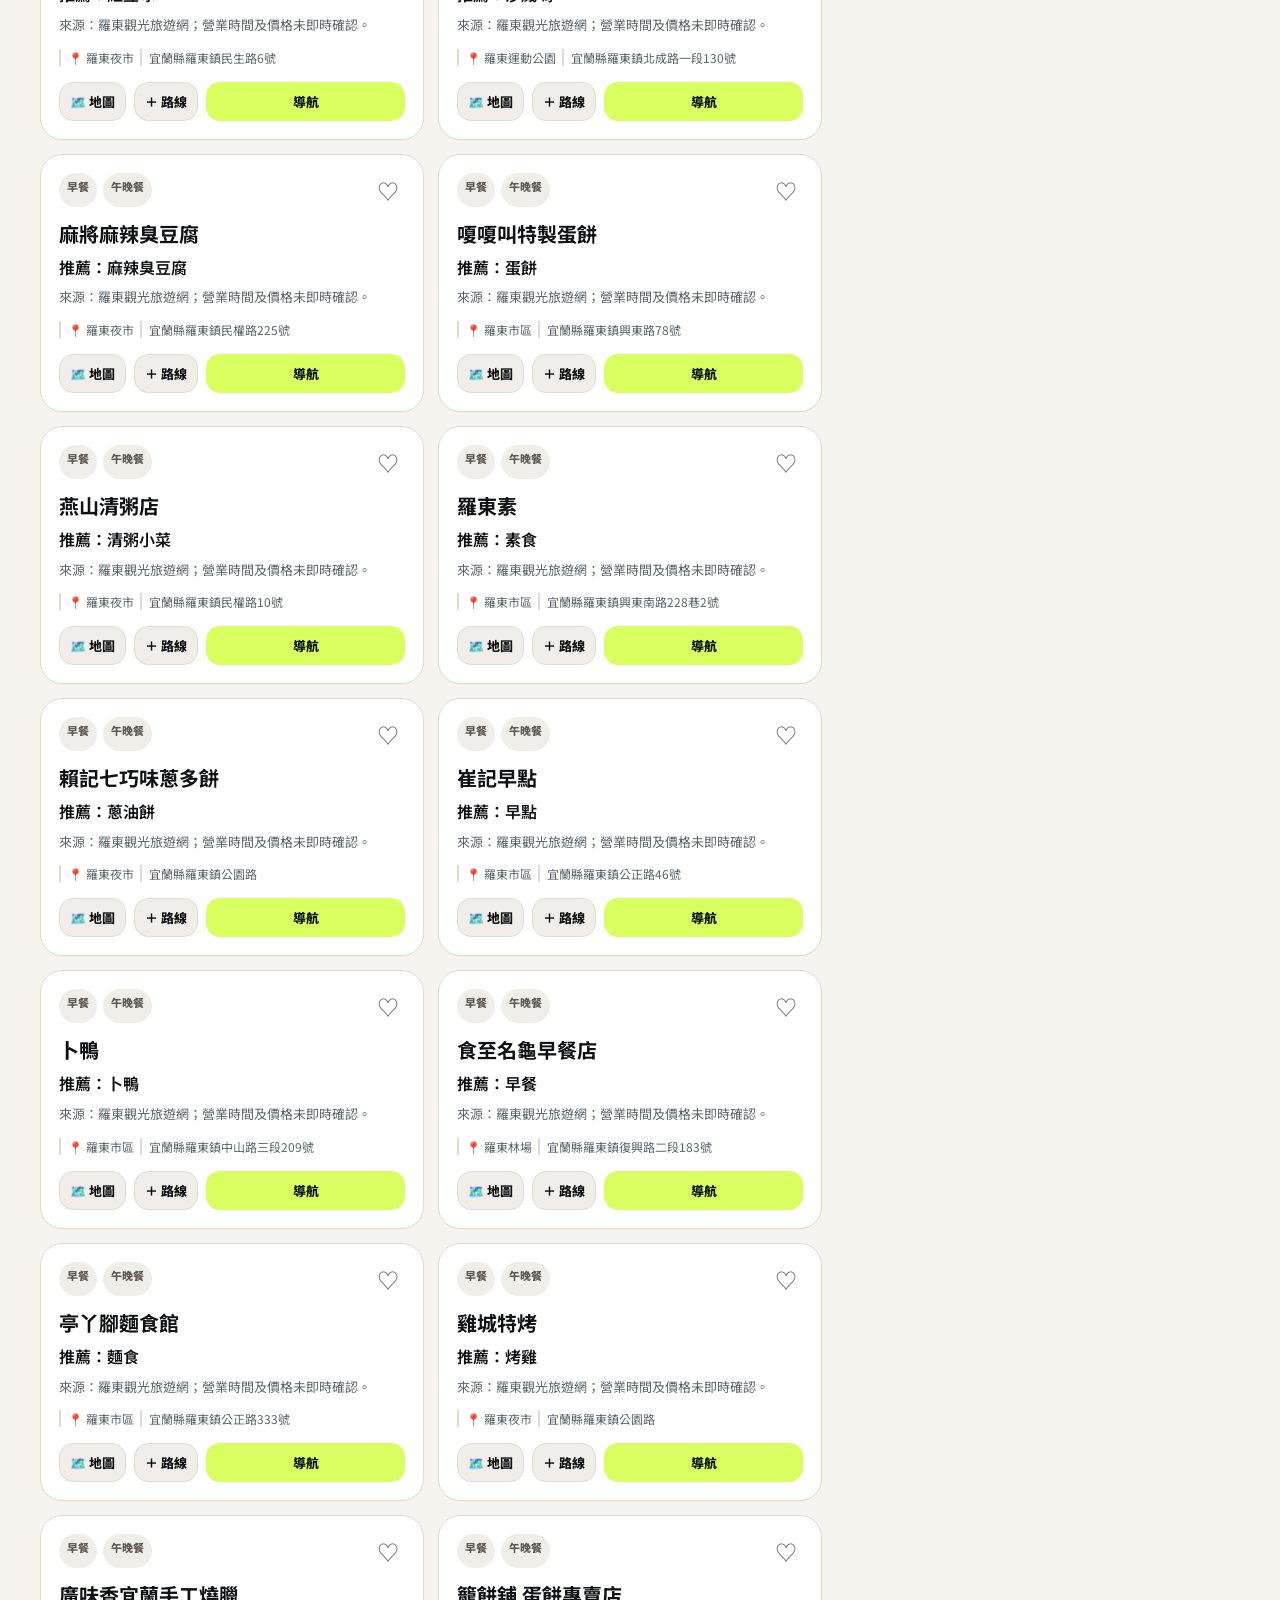
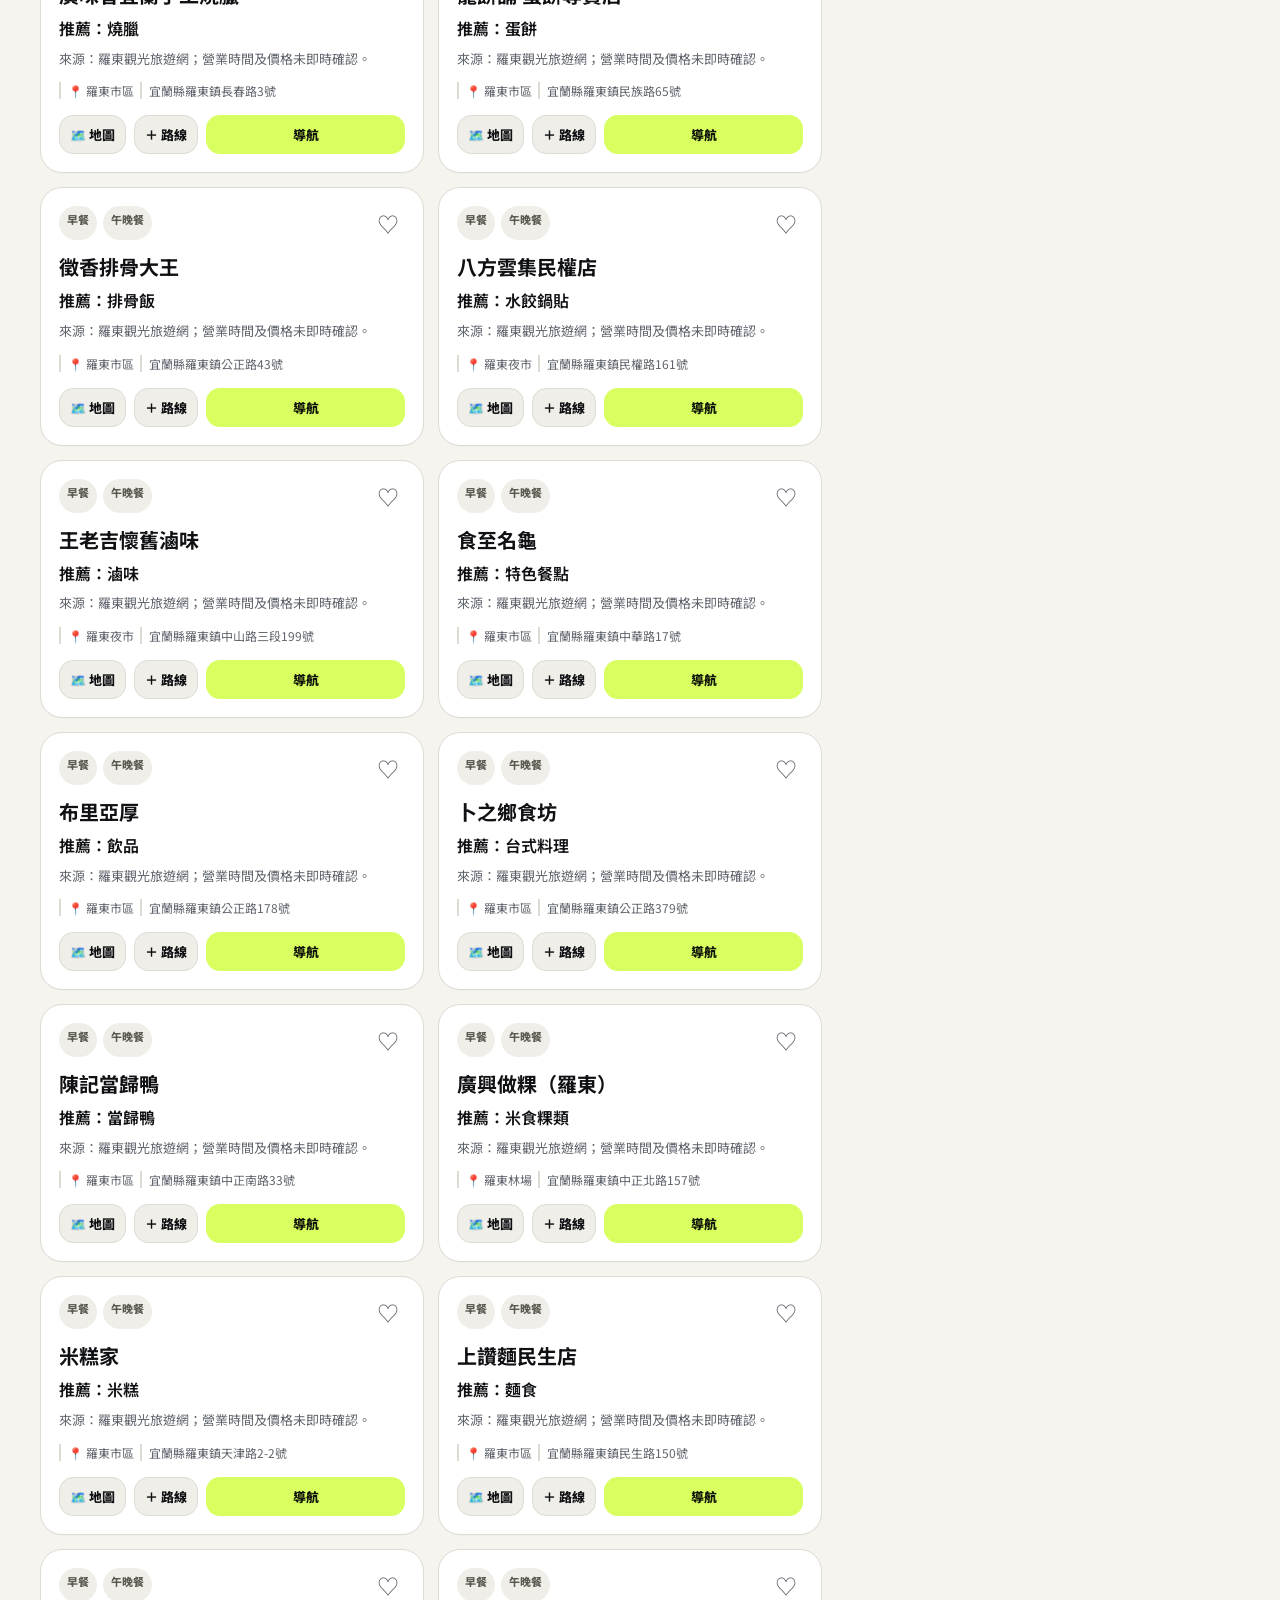
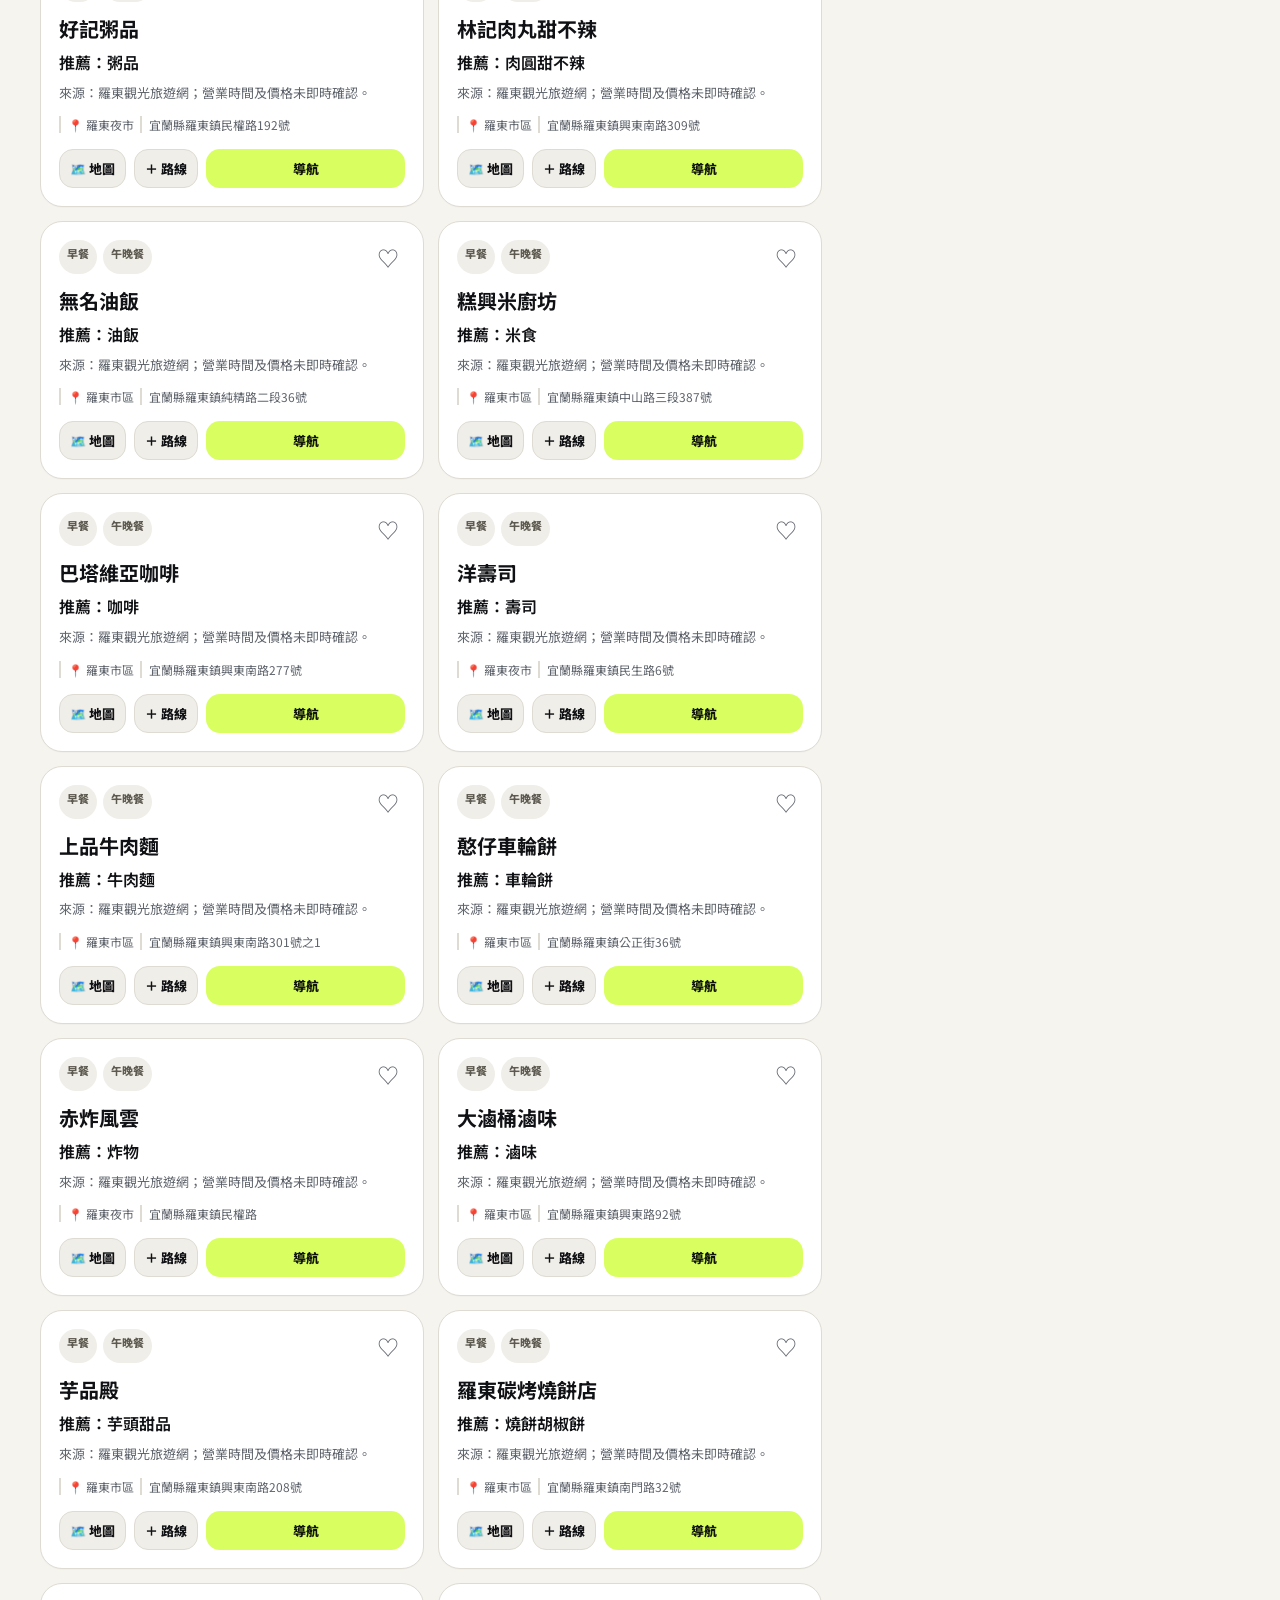
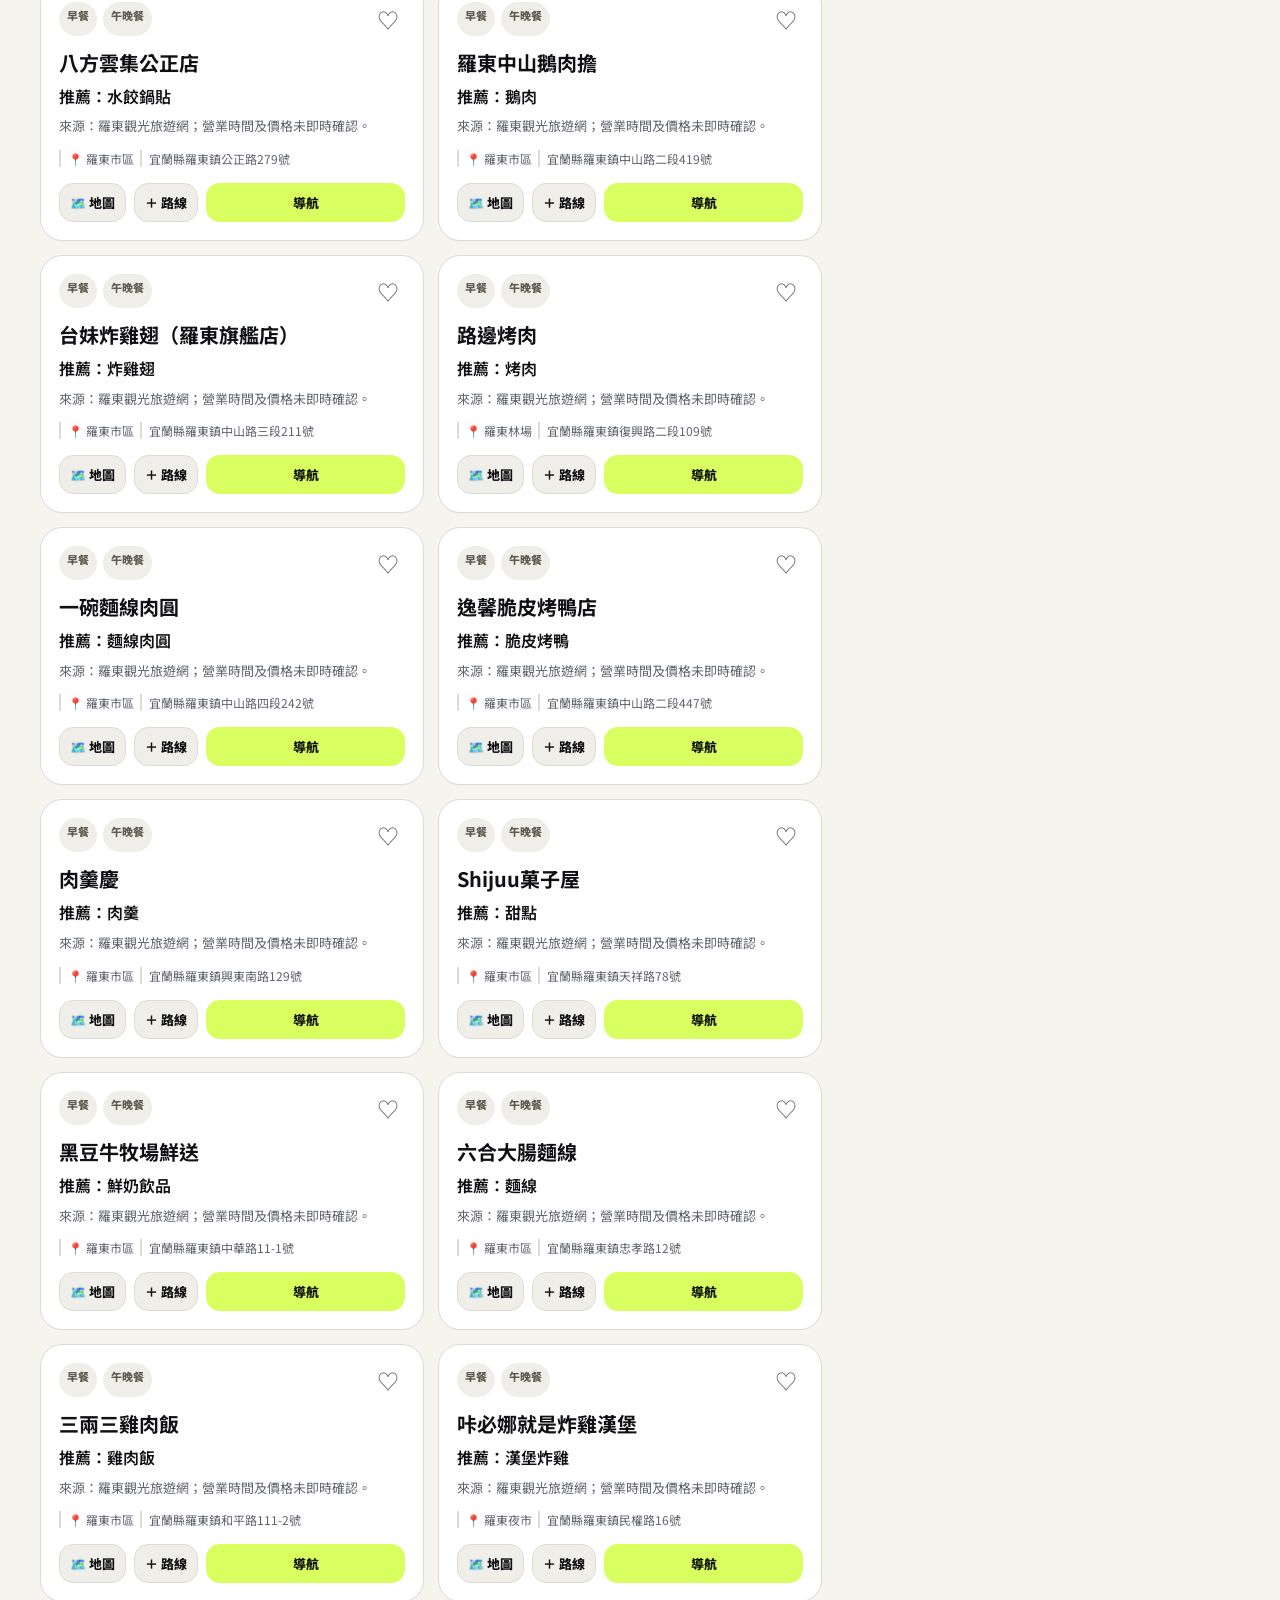
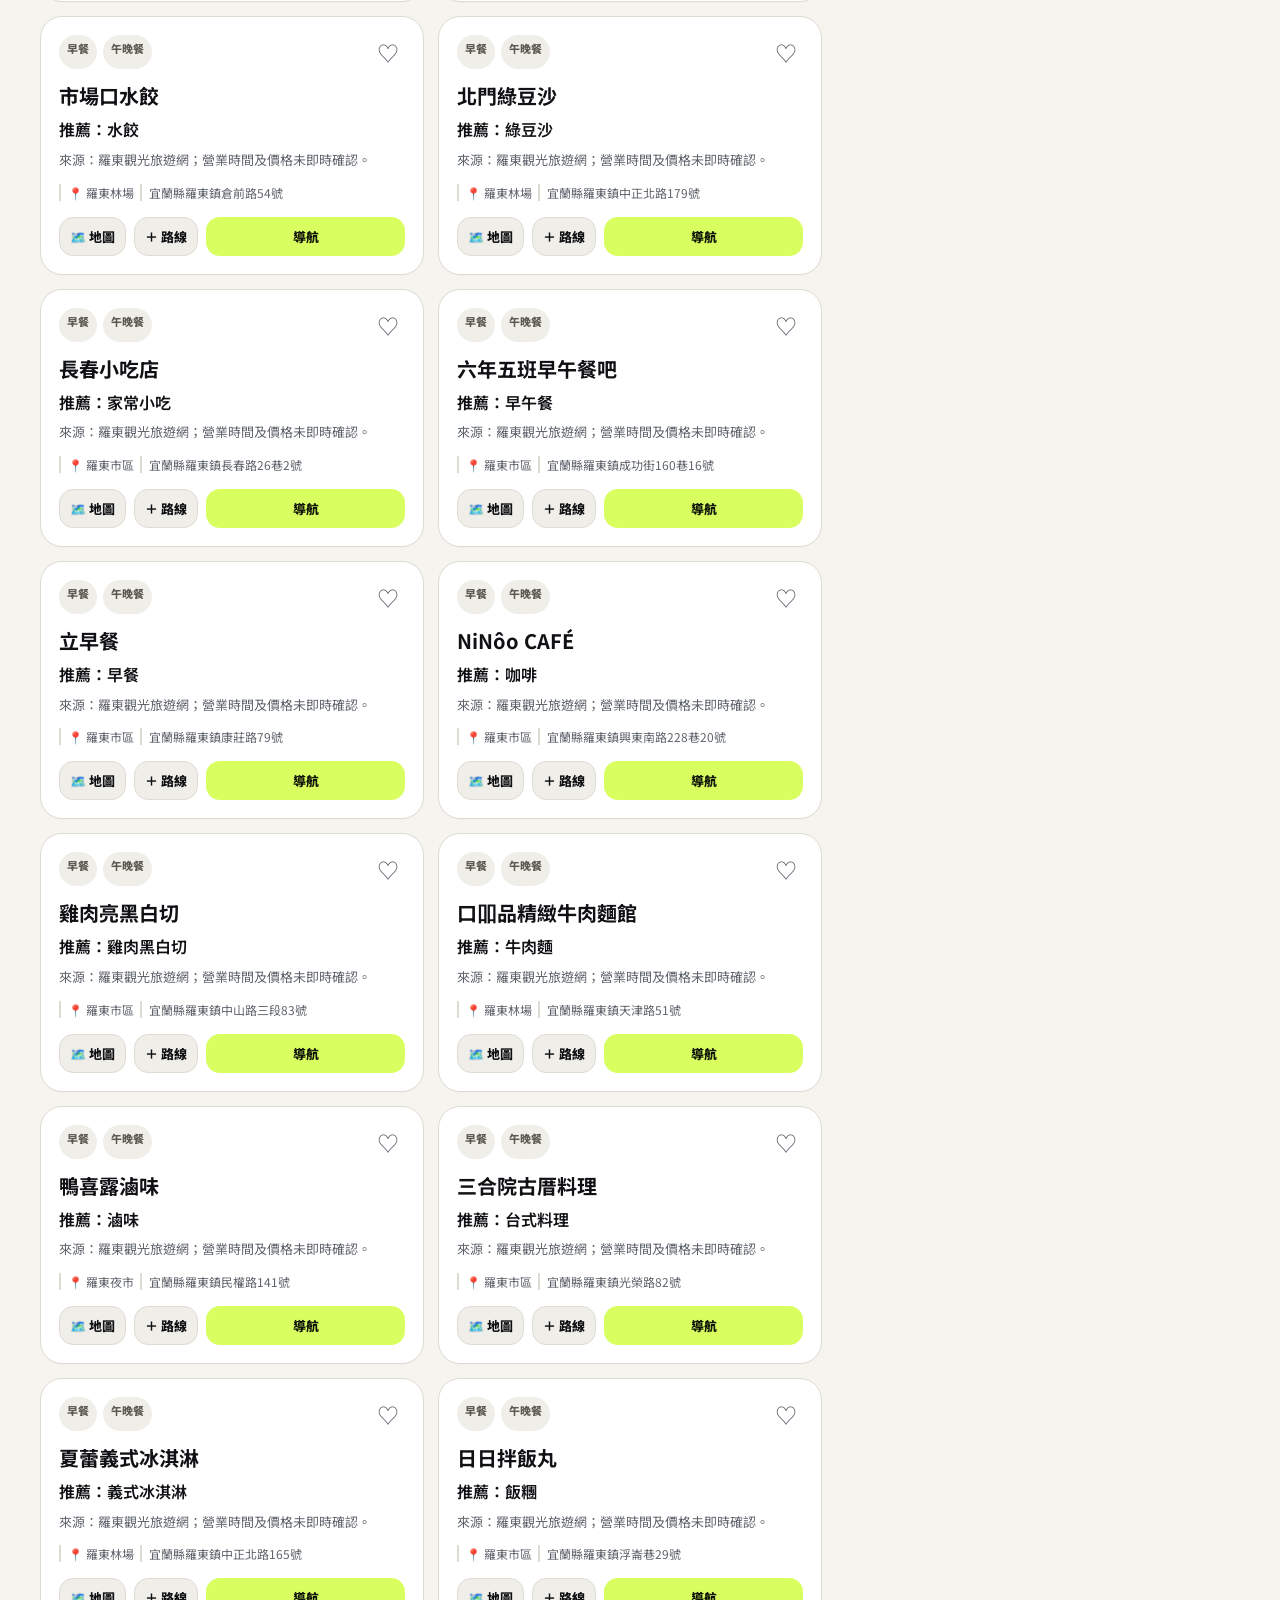
<file: advanced/index.html>
<!doctype html>
<html lang="zh-Hant">
<head>
  <meta charset="utf-8" />
  <meta name="viewport" content="width=device-width, initial-scale=1, viewport-fit=cover" />
  <meta name="theme-color" content="#0b0c0f" />
  <meta name="description" id="metaDescription" content="羅東周邊美食地圖、篩選與最多五站路線規畫" />
  <title>羅東食刻｜地圖與美食路線</title>
  <link rel="icon" type="image/svg+xml" href="favicon.svg" />
  <link rel="preconnect" href="https://fonts.googleapis.com">
  <link rel="preconnect" href="https://fonts.gstatic.com" crossorigin>
  <link href="https://fonts.googleapis.com/css2?family=Noto+Sans+TC:wght@400;500;600;700;800;900&display=swap" rel="stylesheet">
  <link rel="stylesheet" href="styles.css" />
</head>
<body data-view="list">
  <header class="hero" id="top">
    <div class="navwrap">
      <a class="brand" href="./" aria-label="Location Eats 首頁">
        <span class="brandmark brandmark-logo" aria-hidden="true">
          <svg viewBox="0 0 64 64" fill="none" xmlns="http://www.w3.org/2000/svg">
            <path d="M20 14C18.8 15.6 18.8 17.8 20 19.4C21.2 21 21.2 23.2 20 24.8" />
            <path d="M30 11.5C28.8 13.1 28.8 15.3 30 16.9C31.2 18.5 31.2 20.7 30 22.3" />
            <path d="M40 14C38.8 15.6 38.8 17.8 40 19.4C41.2 21 41.2 23.2 40 24.8" />
            <path d="M14.5 30H47.5C47.5 40.6 41.1 47.5 31 47.5C20.9 47.5 14.5 40.6 14.5 30Z" />
            <path d="M13 30H49" />
            <path d="M18 50.5H44" />
            <path d="M46 19L54 11" />
            <path d="M49 23L57 15" />
          </svg>
        </span>
        <span id="brandName">羅東食刻・進階地圖</span>
      </a>
      <div class="nav-actions">
        <button id="dataBtn" class="theme-trigger" type="button" aria-label="匯入匯出本機資料"><span>↕</span><span class="theme-trigger-label">資料</span></button>
        <button id="themeBtn" class="theme-trigger" type="button" aria-label="選擇網站主題"><span id="themeDot" class="theme-dot"></span><span class="theme-trigger-label">主題</span></button>
      </div>
    <a href="../" class="theme-trigger" style="font-weight:900;min-height:36px;display:inline-flex;align-items:center;justify-content:center;padding:7px 12px;margin-top:7px;margin-left:22px;text-decoration:none;border:1px solid currentColor;border-radius:12px;">← 回快速探索首頁</a>
    </div>
    <div class="hero-inner">
      <p id="shortName" class="eyebrow">LOCATION EATS</p>
      <h1>今天，<span>吃這間。</span></h1>
      <p class="lead"><span id="heroLead">依時段、口味、區域挑；真的選不出來就抽一家，抽完直接導航。</span></p>
      <div class="hero-actions">
        <button id="randomHero" class="primary big" type="button">🎲 幫我抽一家</button>
        <button id="nearbyBtn" class="secondary big" type="button">📍 用目前位置規劃</button>
      </div>
      <div class="stats">
        <span><b id="countAll">0</b> 個抽籤選擇</span>
        <span><b id="countVisible">0</b> 個符合條件的抽籤選擇</span>
        <span id="nowHint">現在適合：—</span>
        <span id="dataUpdateHint">資料更新：—</span>
      </div>
    </div>
  </header>

  <main>
    <section class="toolbar stickybar" aria-label="篩選工具">
      <div class="periods" id="periodFilters">
        <button class="chip active" data-period="全部">全部</button>
        <button class="chip" data-period="早餐">🌅 早餐</button>
        <button class="chip" data-period="午晚餐">🍛 午晚餐</button>
        <button class="chip" data-period="飲料甜點">🧋 飲料甜點</button>
        <button class="chip" data-period="宵夜">🌙 宵夜</button>
      </div>
      <div class="searchrow">
        <label class="searchbox">
          <span>⌕</span>
          <input id="searchInput" type="search" placeholder="搜尋店名、餐點、類型…" autocomplete="off" />
        </label>
        <button id="moreFiltersBtn" class="secondary" type="button">篩選</button>
        <button id="viewToggle" class="secondary" type="button" aria-controls="mapView" aria-expanded="false">🗺️ 地圖</button>
      </div>
      <div id="activeFilterSummary" class="active-filter-summary" hidden aria-label="已套用篩選"></div>
    </section>

    <section id="mapView" class="map-view" aria-label="店家地圖" hidden>
      <div class="map-tools">
        <button id="campusBtn" class="secondary" type="button">⌂ 回中心點</button>
        <button id="mapLocationBtn" class="secondary" type="button">📍 定位起點</button>
        <button id="mapRandomBtn" class="primary" type="button">🎲 抽一家</button>
        <button id="mapRouteBtn" class="secondary" type="button" aria-expanded="false" aria-controls="mapRouteDrawer">路線</button>
      </div>
      <label class="map-shop-picker" for="mapShopSelect">店家 <select id="mapShopSelect"></select></label>
      <div class="map-status-row">
        <p id="mapCoverage" class="map-notice" role="status"></p>
        <a id="openGoogleMap" target="_blank" rel="noopener" aria-label="開啟 Google Maps">Google Maps ↗</a>
      </div>
      <p id="mapMessage" class="map-notice" role="status" hidden></p>
      <div id="mapSelection" class="map-selection" hidden>
        <span id="mapShopInfo"><span id="mapShopAddress"></span><span id="mapShopFood"></span></span>
        <button id="mapFavoriteBtn" class="secondary" type="button">♡ 收藏</button>
        <button id="mapAddRouteBtn" class="secondary" type="button">＋ 路線</button>
        <button id="mapNavigateBtn" class="primary" type="button">導航</button>
      </div>
      <div class="map-stage">
        <div id="foodMap" aria-label="Google Maps 店家地圖"></div>
        <aside id="mapRouteDrawer" class="map-route-drawer" aria-label="美食路線規畫" hidden>
          <button id="closeMapRoute" class="secondary" type="button">收合路線 ×</button>
        </aside>
      </div>
    </section>

    <section class="layout">
      <div class="content-col">
        <div class="sectionhead">
          <div>
            <p class="eyebrow dark">CURATED LIST</p>
            <h2 id="listTitle">全部店家</h2>
          </div>
          <button id="randomList" class="primary" type="button">🎲 不知道吃什麼</button>
        </div>
        <div id="cards" class="cards"></div>
        <div id="emptyState" class="empty" hidden>
          <div class="emptyicon">🍽️</div>
          <h3>這組條件沒有結果</h3>
          <p>少勾一個條件，或直接讓我幫你抽。</p>
          <button id="emptyClear" class="primary" type="button">清除篩選</button>
        </div>
      </div>

      <aside id="mapPanel" class="map-panel" aria-label="地圖與路線規畫">
        <div class="maphead">
          <div>
            <p class="eyebrow dark">MAP + ROUTE</p>
            <h2>地圖・路線規畫</h2>
          </div>
          <span class="livebadge">免 API Key</span>
        </div>
        <div class="mapframe-wrap">
          <iframe id="mapFrame" class="mapframe" loading="lazy" referrerpolicy="no-referrer-when-downgrade" title="餐廳地圖"></iframe>
        </div>
        <div class="route-box">
          <label>起點
            <select id="originSelect">
              <option value="">我的目前位置（由 Google Maps 判定）</option>
            </select>
          </label>
          <label>方式
            <select id="travelMode">
              <option value="walking">步行</option>
              <option value="driving">機車／汽車</option>
              <option value="transit">大眾運輸</option>
            </select>
          </label>
          <button id="routeSelected" class="primary wide" type="button">開始導航</button>
          <p class="micro">「機車／汽車」會先以道路導航開啟；進 Google Maps 後可再切換可用交通模式。營業時段與價格請至店家頁面確認。</p>
        </div>

        <div class="route-list-box">
          <div class="route-title-row">
            <h3>🍜 我的美食路線</h3>
            <button id="clearRoute" class="textbtn" type="button">清空</button>
          </div>
          <p class="micro">最多加入 5 家；適合安排一段自己的美食路線。</p>
          <ol id="routeList" class="route-list"></ol>
          <button id="openMultiRoute" class="secondary wide" type="button" disabled>開啟多站路線</button>
        </div>
      </aside>
    </section>
  </main>

  <nav class="mobile-bottom-bar" aria-label="手機快速操作">
    <button id="mobileListBtn" class="mobile-nav-btn active" type="button" aria-pressed="true" aria-label="清單"><span>☰</span><b>清單</b></button>
    <button id="mobileRandomBtn" class="mobile-nav-btn random" type="button" aria-label="抽一家"><span>🎲</span><b>抽一家</b></button>
    <button id="mobileMapBtn" class="mobile-nav-btn" type="button" aria-pressed="false" aria-label="地圖"><span>🗺️</span><b>地圖</b></button>
  </nav>

  <dialog id="filterDialog" class="filter-dialog">
    <div class="filter-sheet">
      <div class="filter-sheet-head">
        <div>
          <p class="eyebrow dark">FILTER</p>
          <h2>進階篩選</h2>
        </div>
        <button id="filterDialogClose" class="dialog-close" type="button" aria-label="關閉">×</button>
      </div>
      <div class="filter-section">
        <h3>特色</h3>
        <div id="quickFilters" class="filter-options"></div>
      </div>
      <div class="filter-section">
        <label class="filter-area-label" for="areaSelect">區域</label>
        <select id="areaSelect" aria-label="區域">
          <option value="">所有區域</option>
        </select>
      </div>
      <div class="filter-sheet-actions">
        <button id="clearFilters" class="secondary" type="button">清除全部</button>
        <button id="applyFilters" class="primary" type="button">套用篩選</button>
      </div>
    </div>
  </dialog>
  <dialog id="dataDialog" class="theme-dialog">
    <div class="theme-sheet data-sheet">
      <div class="theme-sheet-head">
        <div>
          <p class="eyebrow dark">LOCAL DATA</p>
          <h2>備份與還原</h2>
        </div>
        <button id="dataDialogClose" class="dialog-close" type="button" aria-label="關閉">×</button>
      </div>
      <p class="theme-help">資料只存在目前瀏覽器。匯出後，可在其他瀏覽器或新裝置匯入。</p>

      <div class="backup-status">
        <div><b id="backupFavoriteCount">0</b><span>收藏店家</span></div>
        <div><b id="backupVisitCount">0</b><span>吃過紀錄</span></div>
        <div><b id="backupKeyCount">0</b><span>本機資料項目</span></div>
      </div>

      <div class="backup-actions">
        <button id="exportDataBtn" class="primary wide" type="button">⬇️ 匯出備份檔</button>
        <button id="importDataBtn" class="secondary wide" type="button">⬆️ 匯入備份檔</button>
        <input id="importDataInput" type="file" accept=".json,application/json" hidden />
      </div>

      <div class="backup-note">
        <b>會備份什麼？</b>
        <p>收藏、主題，以及之後加入的「我吃過」紀錄。匯入時只接受目前 APP_SLUG 自己的備份格式。</p>
      </div>
      <p id="backupMessage" class="backup-message" role="status" aria-live="polite"></p>
    </div>
  </dialog>

  <dialog id="themeDialog" class="theme-dialog">
    <form method="dialog" class="theme-sheet">
      <div class="theme-sheet-head">
        <div>
          <p class="eyebrow dark">THEME</p>
          <h2>選擇網站主題</h2>
        </div>
        <button class="dialog-close" value="close" aria-label="關閉">×</button>
      </div>
      <p class="theme-help">選好後會自動記住，下次打開維持同一套風格。</p>
      <div class="theme-grid">
        <button class="theme-option" type="button" data-theme-choice="classic">
          <span class="theme-preview preview-classic"><i></i><i></i><i></i></span>
          <span><b>經典黑綠</b><small>Location Eats / 高對比</small></span>
          <em>✓</em>
        </button>
        <button class="theme-option" type="button" data-theme-choice="cream">
          <span class="theme-preview preview-cream"><i></i><i></i><i></i></span>
          <span><b>奶油橘</b><small>溫暖 / 美食感</small></span>
          <em>✓</em>
        </button>
        <button class="theme-option" type="button" data-theme-choice="ocean">
          <span class="theme-preview preview-ocean"><i></i><i></i><i></i></span>
          <span><b>深海藍</b><small>清爽 / 沉穩</small></span>
          <em>✓</em>
        </button>
        <button class="theme-option" type="button" data-theme-choice="berry">
          <span class="theme-preview preview-berry"><i></i><i></i><i></i></span>
          <span><b>莓果粉</b><small>甜點 / 活潑</small></span>
          <em>✓</em>
        </button>
      </div>
    </form>
  </dialog>

  <dialog id="randomDialog" class="random-dialog">
    <form method="dialog" class="dialog-card">
      <button class="dialog-close" value="close" aria-label="關閉">×</button>
      <div class="slot">今天就吃</div>
      <div id="randomEmoji" class="randomemoji">🍜</div>
      <h2 id="randomName">—</h2>
      <p id="randomFood" class="randomfood">—</p>
      <div id="randomMeta" class="randommeta"></div>
      <div class="dialog-actions">
        <button id="rerollBtn" type="button" class="secondary">再抽一次</button>
        <button id="randomMapBtn" type="button" class="secondary">看地圖</button>
        <button id="randomNavBtn" type="button" class="primary">直接導航</button>
      </div>
    </form>
  </dialog>

  <template id="cardTpl">
    <article class="food-card">
      <div class="card-top">
        <div class="badges"></div>
        <button class="heart" type="button" aria-label="收藏">♡</button>
      </div>
      <h3 class="food-name"></h3>
      <p class="food-rec"></p>
      <p class="food-note"></p>
      <div class="meta-row"></div>
      <div class="card-actions">
        <button class="map-btn secondary" type="button">🗺️ 地圖</button>
        <button class="route-add secondary" type="button">＋ 路線</button>
        <button class="nav-btn primary" type="button">導航</button>
      </div>
    </article>
  </template>

  <script src="config.js"></script>
  <script src="../data.js"></script>
  <script src="../data-extra.js"></script>
  <script src="../data-auto.js"></script>
  <script src="adapter.js"></script>
  <script src="app.js"></script>
</body>
</html>
</file>
<file: style.css>
:root{--ink:#25241f;--muted:#6d6b65;--paper:#fffaf3;--sun:#ffc748;--red:#f45f4b;--line:#ece7dc;--green:#376c4f;--shadow:0 18px 52px rgba(57,45,24,.08);font-family:-apple-system,BlinkMacSystemFont,"Noto Sans TC","Microsoft JhengHei","PingFang TC",system-ui,sans-serif;font-synthesis:none;color:var(--ink);background:var(--paper)}
*{box-sizing:border-box}html{scroll-behavior:smooth;scroll-padding-top:85px}body{margin:0;min-width:320px}body.dialog-open{overflow:hidden}button,input,select{font:inherit}button{cursor:pointer}a{color:inherit;text-decoration:none}img{max-width:100%}button:focus-visible,a:focus-visible,input:focus-visible,select:focus-visible{outline:3px solid #2478b8;outline-offset:3px}button:disabled{cursor:not-allowed;opacity:.55}[hidden]{display:none!important}.shell{width:min(1180px,calc(100% - 48px));margin-inline:auto}.skip{position:absolute;left:12px;top:-60px;background:white;color:#000;padding:12px;z-index:50}.skip:focus{top:10px}.announcement{height:35px;display:flex;align-items:center;justify-content:center;gap:8px;background:#2e4b37;color:#fff9e8;font-size:11px;font-weight:800;letter-spacing:.07em;position:relative}.live-dot{width:7px;height:7px;background:#ffd46c;border-radius:50%;box-shadow:0 0 0 3px #ffffff1e}.announcement-right{position:absolute;right:max(24px,calc((100% - 1180px)/2));opacity:.75;font-weight:500}.site-header{display:flex;align-items:center;justify-content:space-between;min-height:82px}.brand{display:inline-flex;align-items:center;gap:11px;font-size:26px;font-weight:900;letter-spacing:-.08em;line-height:1}.brand-icon{display:grid;place-items:center;background:#ffdf76;width:43px;height:43px;border-radius:14px;transform:rotate(-7deg);font-size:25px;box-shadow:3px 4px 0 #25241f}.brand-accent{color:#e2603b}.brand small{display:block;font-size:9px;letter-spacing:.24em;color:#80796c;margin-top:7px;font-weight:850}.header-nav{display:flex;align-items:center;gap:28px}.nav-link{font-weight:750;font-size:13px}.nav-link:hover{color:#d85a3d}.nav-fav{border:1px solid var(--line);border-radius:99px;background:white;padding:11px 16px;font-size:13px;font-weight:800;display:flex;align-items:center;gap:8px;transition:.2s}.nav-fav>span:first-child{color:#ea624f;font-size:20px}.nav-fav:hover,.nav-fav[aria-pressed=true]{background:#fff0e9;border-color:#efb19c}.fav-count{display:grid;place-items:center;min-width:23px;height:23px;border-radius:99px;background:#f5ebe1;padding-inline:4px;color:#665347;font-size:12px}.hero{display:grid;grid-template-columns:1.06fr .94fr;min-height:550px;align-items:center;padding-block:46px 76px;gap:35px;overflow:hidden}.hero-copy{position:relative;z-index:2}.eyebrow{display:inline-flex;align-items:center;gap:8px;background:#ffecd5;border:1px solid #f7d6a4;border-radius:99px;padding:9px 16px;color:#9a5934;font-size:12px;font-weight:850;letter-spacing:.07em}.eyebrow-spark{font-size:17px;color:#e36446}.hero h1{font-size:clamp(48px,5.5vw,82px);font-weight:950;line-height:1.28;letter-spacing:-.085em;margin:19px 0 23px}.hero h1 span{position:relative;display:inline-block;z-index:0}.hero h1 span:after{content:"";position:absolute;bottom:10px;left:4%;right:0;height:17px;background:#ffce56;z-index:-1;transform:rotate(-1deg);border-radius:4px}.hero-subtitle{font-size:16px;line-height:2.1;color:#66625b;letter-spacing:.015em}.hero-actions{display:flex;flex-wrap:wrap;gap:13px;margin:32px 0}.primary-btn,.secondary-btn,.outline-btn{border-radius:13px;display:inline-flex;align-items:center;justify-content:center;gap:13px;min-height:53px;padding:13px 23px;font-size:14px;font-weight:900;border:0;transition:transform .18s,box-shadow .18s,background .18s}.primary-btn{background:#f46443;color:#fff;box-shadow:0 7px 0 #ce4933}.primary-btn:hover{background:#e85035;transform:translateY(-2px);box-shadow:0 9px 0 #ce4933}.primary-btn:active{transform:translateY(5px);box-shadow:0 2px 0 #ce4933}.secondary-btn{background:#fff;border:1.5px solid #d7d1c5;box-shadow:0 4px 0 #eae5dc}.secondary-btn:hover,.outline-btn:hover{background:#fff6e9;transform:translateY(-2px)}.button-icon{font-size:20px}.hero-foot{display:flex;align-items:center;gap:12px;font-size:12px;color:#77716a}.hero-foot strong{color:var(--ink);font-size:16px}.hero-avatars{display:flex;padding-left:6px}.hero-avatars span{display:grid;place-items:center;width:34px;height:34px;border-radius:50%;border:2px solid var(--paper);background:#f6d1ab;font-size:19px;margin-left:-7px}.hero-avatars span:nth-child(2){background:#d8eccf}.hero-avatars span:nth-child(3){background:#ffe7b1}.hero-art{height:460px;position:relative;display:grid;place-items:center}.art-ring{position:absolute;width:400px;height:400px;max-width:100%;border-radius:50%;border:2px dashed rgba(237,163,58,.3)}.art-ring-two{width:330px;height:330px;border:2px solid rgba(243,203,128,.6)}.art-plate{width:325px;height:325px;background:#ffd27e;border:13px solid #fff5df;box-shadow:0 17px 0 #e9ac59,0 30px 65px #d9913440,inset 0 0 0 3px #ffffff55;border-radius:50%;display:grid;place-items:center;position:relative;transform:rotate(-9deg)}.art-main{font-size:174px;filter:drop-shadow(8px 13px 6px #66492232)}.art-side{position:absolute;font-size:55px;filter:drop-shadow(4px 5px 2px #4d3e2d20)}.art-side-one{left:-21px;bottom:5px}.art-side-two{right:-20px;top:6px;transform:rotate(-22deg)}.art-sticker{position:absolute;z-index:3;background:#fff;border:2px solid #2e332b;border-radius:16px;padding:13px 17px;font-size:13px;font-weight:900;box-shadow:5px 6px 0 #2f3426}.sticker-top{top:20px;right:26px;transform:rotate(10deg)}.sticker-top span{color:#ed7838}.sticker-bottom{bottom:24px;left:5px;transform:rotate(-10deg);background:#356b4d;color:white;border-color:#356b4d;box-shadow:4px 6px 0 #254431}.art-star{position:absolute;font-size:44px;color:#e7834b}.art-star-one{left:24px;top:62px}.art-star-two{right:30px;bottom:57px;color:#e7b342}.quick-section{background:#f5efe3;border-block:1px solid #eee2d2;padding:68px 0 76px}.quick-heading{text-align:center;margin-bottom:32px}.eyebrow-sm{display:block;color:#e05c3f;font-size:11px;font-weight:950;letter-spacing:.18em;margin-bottom:10px}.quick-heading h2,.section-title-row h2,.about-inner h2{font-size:clamp(28px,3.4vw,42px);letter-spacing:-.06em;margin:0;font-weight:950}.quick-heading p,.section-title-row p{color:var(--muted);font-size:14px;margin:11px 0 0}.mood-grid{display:grid;grid-template-columns:repeat(4,minmax(0,1fr));gap:17px}.mood-card{text-align:left;border:1px solid #ead7bd;border-radius:18px;min-height:191px;padding:20px 23px;position:relative;display:flex;flex-direction:column;align-items:flex-start;box-shadow:0 6px 0 #00000008;transition:transform .18s,box-shadow .18s}.mood-card:hover{transform:translateY(-6px);box-shadow:0 11px 0 #0000000a}.mood-yellow{background:#ffecb8}.mood-pink{background:#f8d9d2}.mood-blue{background:#d4e5f5}.mood-green{background:#d9e7c8}.mood-emoji{font-size:47px;margin-bottom:12px}.mood-card strong{font-size:19px;letter-spacing:-.05em}.mood-card small{font-size:12px;color:#6a675e;margin-top:4px}.mood-arrow{font-size:25px;position:absolute;right:22px;bottom:20px}.explore-section{padding-block:88px 100px}.section-title-row{display:flex;justify-content:space-between;align-items:center;gap:20px;margin-bottom:35px}.scribble{color:#e2a647;font-size:33px}.outline-btn{background:#fff;border:1.5px solid #ddcec0;min-height:46px;box-shadow:0 4px 0 #eee5d9}.filters{border:1px solid var(--line);padding:19px;border-radius:22px;background:#fff;display:grid;grid-template-columns:2fr repeat(3,minmax(0,1fr));gap:11px;box-shadow:0 10px 30px #4f3e2509}.search-wrap{position:relative;display:flex;align-items:center}.search-wrap input{width:100%;height:56px;padding:0 40px 0 45px;border:1px solid #e7e1d9;background:#fcfaf6;border-radius:11px;font-size:14px;color:var(--ink)}.search-icon{position:absolute;left:14px;font-size:26px;color:#777368;pointer-events:none}.clear-search{position:absolute;right:12px;border:0;background:#e9e4dd;border-radius:50%;height:24px;width:24px;font-size:20px;line-height:20px;color:#726a62}.filter-control{border:1px solid #e7e1d9;border-radius:11px;position:relative;display:flex;flex-direction:column;justify-content:center;background:#fcfaf6;padding:7px 12px}.filter-control label{font-size:10px;color:#8f857b;font-weight:900;margin-bottom:2px}.filter-control select{appearance:none;background:transparent;border:0;width:100%;padding:0 19px 0 0;min-height:25px;font-weight:750;color:#403b36;font-size:13px;outline-offset:6px}.filter-control:after{content:"⌄";position:absolute;right:11px;top:18px;color:#80786d;font-size:20px;pointer-events:none}.category-tabs{grid-column:1/-1;display:flex;flex-wrap:wrap;gap:8px;padding-top:9px}.category-tab{border:1px solid #e7e1d9;background:#fff;border-radius:99px;padding:9px 17px;font-size:12px;font-weight:850;color:#72685e;transition:.15s}.category-tab:hover{background:#fff5e6}.category-tab[aria-pressed=true]{background:#2e4b37;border-color:#2e4b37;color:#fff}.results-heading{display:flex;justify-content:space-between;align-items:center;gap:12px;padding:26px 0 19px;font-size:13px;font-weight:850}.reset-btn{border:0;background:none;color:#bc684a;text-decoration:underline;text-underline-offset:3px;font-size:12px;font-weight:800}.restaurant-grid{display:grid;grid-template-columns:repeat(3,minmax(0,1fr));gap:21px}.restaurant-card{border:1px solid #eae3d8;border-radius:18px;background:#fff;overflow:hidden;box-shadow:0 8px 30px #4c3c2210;transition:transform .2s,box-shadow .2s;min-width:0;display:flex;flex-direction:column}.restaurant-card:hover{transform:translateY(-5px);box-shadow:0 20px 40px #4c3c2219}.card-art{height:171px;display:grid;place-items:center;position:relative;overflow:hidden}.card-art:before,.card-art:after{content:"";position:absolute;width:220px;height:220px;border:2px solid #ffffff5c;border-radius:50%;transform:translate(66px,-35px)}.card-art:after{width:152px;height:152px;transform:translate(-75px,44px)}.tone-orange{background:linear-gradient(135deg,#ffe3b7,#f6b283)}.tone-green{background:linear-gradient(135deg,#e6eebf,#b3d3a3)}.tone-pink{background:linear-gradient(135deg,#ffd6cc,#f4aba9)}.tone-blue{background:linear-gradient(135deg,#dcecff,#b9d2e8)}.tone-yellow{background:linear-gradient(135deg,#fff3c2,#f4d67e)}.tone-lilac{background:linear-gradient(135deg,#e6dffb,#cfc3ed)}.card-art .food-emoji{font-size:83px;filter:drop-shadow(7px 12px 5px #6a503031);transform:rotate(-7deg);z-index:1;line-height:1}.card-area{position:absolute;left:15px;top:15px;z-index:2;background:#fffffff2;color:#584c40;padding:7px 11px;border-radius:99px;font-size:11px;font-weight:900}.card-heart{position:absolute;right:14px;top:13px;z-index:2;border:0;background:#ffffffed;display:grid;place-items:center;width:36px;height:36px;font-size:24px;border-radius:50%;color:#7b6f68;transition:.15s}.card-heart.is-favorite{color:#f05b58}.card-heart:hover{transform:scale(1.09)}.card-body{padding:19px 21px 17px;display:flex;flex-direction:column;flex:1}.card-meta{display:flex;gap:6px;align-items:center;flex-wrap:wrap}.card-tag{background:#f5f1ea;color:#816b5a;border-radius:5px;padding:4px 8px;font-size:10px;font-weight:900}.card-tag.tag-type{background:#e6f0e5;color:#3f6e4f}.card-title{font-size:20px;line-height:1.45;letter-spacing:-.04em;font-weight:950;margin:10px 0 8px}.card-description{font-size:12px;line-height:1.8;color:#746e66;margin:0 0 17px;min-height:42px}.card-actions{border-top:1px solid #f0ebe5;margin-top:auto;padding-top:14px;display:flex;justify-content:space-between;align-items:center;gap:8px}.card-map{color:#c9573a;font-size:12px;font-weight:950}.card-map:hover{text-decoration:underline}.card-detail{background:#f7f3ec;border:0;padding:9px 13px;border-radius:8px;color:#4d493e;font-size:12px;font-weight:900}.card-detail:hover{background:#e9e1d5}.empty-state{text-align:center;padding:70px 20px;border:1px dashed #ddcdb8;border-radius:15px;background:#fffdf9}.empty-state>div{font-size:55px}.empty-state h3{margin:13px 0}.empty-state p{color:var(--muted)}.empty-state button{margin-top:11px}.data-note{background:#f4f0e8;color:#7e7468;border-radius:10px;font-size:11px;line-height:1.9;padding:14px 16px;margin-top:25px}.data-note span{font-size:17px;padding-right:7px}.about-section{background:#304f3c;color:#fffcf4;padding:77px 0 83px}.about-inner{display:grid;grid-template-columns:.9fr 1.1fr;gap:100px}.about-inner .eyebrow-sm{color:#ffcb77}.about-inner h2{font-size:42px;line-height:1.4}.about-inner>div>p{font-size:13px;line-height:2;color:#dbebdf;max-width:360px}.about-link{display:inline-block;margin-top:13px;border-bottom:1px solid #dfd2a5;padding-bottom:6px;font-weight:800;font-size:12px;color:#ffe2a1}.how-steps{display:grid;gap:16px}.how-steps>div{border-bottom:1px solid #73917d6f;padding:2px 0 16px;display:grid;grid-template-columns:54px 1fr;align-items:start;column-gap:15px}.how-steps>div>span{grid-row:span 2;color:#fdc979;font-size:29px;font-weight:950}.how-steps strong{font-size:16px}.how-steps p{grid-column:2;color:#d2e1d7;font-size:12px;margin:6px 0 0}.footer{background:#f5efe3;padding:40px 0}.footer-inner{display:flex;justify-content:space-between;gap:20px;color:#81776d;font-size:12px}.footer-inner>div:last-child{text-align:right}.footer-brand{color:#322e28;font-size:20px;font-weight:950}.footer a:hover{text-decoration:underline}.pick-dialog{border:0;background:transparent;padding:20px;max-height:100dvh;max-width:min(490px,100%);width:100%;overflow-y:auto}.pick-dialog::backdrop{background:rgba(32,32,23,.72);backdrop-filter:blur(5px)}.dialog-content{position:relative;border-radius:25px;background:#fff9ee;box-shadow:0 26px 90px #0005;padding:31px 30px 32px;text-align:center;overflow:hidden}.dialog-content:before{content:"";position:absolute;width:350px;height:350px;border-radius:50%;background:#ffedca;left:50%;top:32px;transform:translateX(-50%);z-index:0}.dialog-content>*{position:relative;z-index:1}.dialog-close{position:absolute;top:17px;right:17px;z-index:2;border:0;background:white;width:35px;height:35px;border-radius:50%;font-size:24px;color:#695b4c}.dialog-eyebrow{font-size:11px;font-weight:950;color:#bf7148;letter-spacing:.13em;margin-top:10px}.dialog-emoji{font-size:100px;line-height:1.6;filter:drop-shadow(6px 10px 3px #98734726)}.dialog-kicker{font-size:13px;font-weight:850;color:#c95f43;margin:0}.dialog-content h2{font-size:29px;letter-spacing:-.06em;line-height:1.4;margin:10px 0}.dialog-desc{font-size:13px;color:#71665b;line-height:1.9;max-width:300px;margin:0 auto}.dialog-tags{display:flex;justify-content:center;gap:8px;flex-wrap:wrap;margin:17px 0 24px}.dialog-tags span{background:white;border:1px solid #e8daca;color:#7b6a58;padding:7px 12px;border-radius:99px;font-size:11px;font-weight:750}.dialog-actions{display:flex;justify-content:center;gap:10px;flex-wrap:wrap}.dialog-actions .primary-btn,.dialog-actions .secondary-btn{font-size:12px;min-height:47px;padding-inline:17px}.dialog-favorite{border:0;background:none;color:#b96551;font-size:13px;font-weight:850;margin-top:27px;padding:7px}.toast{position:fixed;bottom:24px;left:50%;transform:translate(-50%,130px);background:#282821;color:#fff;border-radius:99px;padding:12px 22px;font-size:12px;font-weight:750;z-index:99;opacity:0;pointer-events:none;transition:transform .2s,opacity .2s;white-space:nowrap;max-width:calc(100vw - 20px);text-overflow:ellipsis;overflow:hidden}.toast.show{opacity:1;transform:translate(-50%,0)}
@media(max-width:970px){.hero{grid-template-columns:1fr .78fr;min-height:490px}.art-plate{width:270px;height:270px}.art-main{font-size:138px}.art-ring{width:320px;height:320px}.art-ring-two{width:270px;height:270px}.restaurant-grid{grid-template-columns:repeat(2,minmax(0,1fr))}.mood-grid{gap:12px}.mood-card{padding:17px}.about-inner{gap:40px}}
@media(max-width:700px){.shell{width:min(100% - 32px,560px)}.announcement-right,.nav-desktop,.nav-link,.wide-only{display:none}.site-header{min-height:72px}.brand{font-size:23px}.brand-icon{width:37px;height:37px;font-size:22px}.header-nav{gap:8px}.nav-fav{padding:8px 11px;font-size:11px}.nav-fav>span:first-child{font-size:17px}.fav-count{min-width:19px;height:19px;font-size:10px}.hero{display:flex;flex-direction:column;min-height:0;padding-block:36px 55px;gap:12px}.hero-copy{width:100%}.hero h1{font-size:clamp(45px,11vw,67px);margin:17px 0 14px}.hero h1 span:after{bottom:7px;height:12px}.hero-subtitle{font-size:14px;line-height:1.85}.hero-actions{margin:25px 0}.hero-actions .primary-btn,.hero-actions .secondary-btn{min-height:49px;padding:12px 16px;font-size:12px}.hero-foot{font-size:11px}.hero-art{height:265px;width:100%;margin-top:11px}.art-plate{width:195px;height:195px;border-width:8px;box-shadow:0 9px 0 #e9ac59,0 20px 40px #d9913440}.art-main{font-size:105px}.art-side{font-size:37px}.art-ring{width:242px;height:242px}.art-ring-two{width:198px;height:198px}.art-sticker{font-size:10px;padding:9px 11px;border-radius:11px;box-shadow:3px 4px 0 #2f3426}.sticker-top{top:10px;right:6px}.sticker-bottom{bottom:9px;left:11px}.art-star{font-size:25px}.art-star-one{left:13px;top:32px}.art-star-two{right:15px;bottom:20px}.quick-section{padding:50px 0}.mood-grid{grid-template-columns:repeat(2,minmax(0,1fr));gap:12px}.mood-card{min-height:150px;padding:16px}.mood-emoji{font-size:35px;margin-bottom:9px}.mood-card strong{font-size:16px}.mood-card small{font-size:11px}.mood-arrow{right:15px;bottom:14px}.explore-section{padding-block:59px 65px}.section-title-row{flex-direction:column;align-items:flex-start;margin-bottom:24px}.section-title-row h2{font-size:31px}.outline-btn{width:100%}.filters{grid-template-columns:repeat(2,minmax(0,1fr));padding:13px;gap:9px;border-radius:16px}.search-wrap{grid-column:1/-1}.search-wrap input{height:49px}.filter-control{min-height:53px}.filter-control:nth-child(4){grid-column:1/-1}.category-tabs{gap:7px}.category-tab{padding:8px 11px;font-size:11px}.restaurant-grid{grid-template-columns:1fr;gap:17px}.card-art{height:170px}.card-description{min-height:0}.results-heading{padding:21px 0 15px}.about-section{padding:57px 0}.about-inner{grid-template-columns:1fr;gap:32px}.about-inner h2{font-size:33px}.footer-inner{flex-direction:column}.footer-inner>div:last-child{text-align:left}.pick-dialog{padding:13px}.dialog-content{padding:25px 17px 26px}.dialog-content h2{font-size:25px}.dialog-emoji{font-size:82px}.dialog-actions .primary-btn,.dialog-actions .secondary-btn{flex:1}}
@media(min-width:701px) and (max-width:820px){.filters{grid-template-columns:1.5fr repeat(3,1fr)}.filter-control{padding-inline:6px}.filter-control select{font-size:11px}.restaurant-grid{gap:13px}.mood-card strong{font-size:17px}}
@media(prefers-reduced-motion:reduce){*,*:before,*:after{scroll-behavior:auto!important;animation-duration:.01ms!important;transition-duration:.01ms!important}}
</file>
<file: extra.css>
/* 擴充資料集的資訊透明度與手機導航 */
.card-source{display:inline-flex;align-items:center;align-self:flex-start;font-weight:800;font-size:11px;line-height:1.5;color:#38674d;text-decoration:underline;text-underline-offset:3px;margin:-5px 0 14px}
.card-source:hover{color:#1b462f}.card-source:focus-visible{outline:2px solid #2478b8;outline-offset:3px}
@media(max-width:700px){.hero-actions>a[href*="advanced"]{flex-basis:100%;max-width:300px}.section-title-row>.outline-btn{max-width:none}.results-heading{padding-block:18px 14px}}
</file>
<file: advanced/styles.css>
:root{
  --bg:#f6f4ef;--card:#fff;--ink:#101114;--muted:#6e7178;--line:#dedbd3;
  --dark:#0b0c0f;--accent:#d8ff5f;--accent-ink:#12150a;--soft:#ece9e1;
  --shadow:0 14px 40px rgba(0,0,0,.08);--radius:22px;
}
*{box-sizing:border-box}html{scroll-behavior:smooth}body{margin:0;font-family:'Noto Sans TC',system-ui,-apple-system,sans-serif;background:var(--bg);color:var(--ink)}button,input,select{font:inherit}button{cursor:pointer}.hero{background:var(--dark);color:#fff;padding:18px 20px 54px;position:relative;overflow:hidden}.hero:after{content:'Location Eats';position:absolute;right:-22px;bottom:-84px;font-size:210px;font-weight:900;letter-spacing:-16px;color:rgba(255,255,255,.035);pointer-events:none}.navwrap,.hero-inner,main{max-width:1240px;margin:auto}.navwrap{display:flex;align-items:center;justify-content:space-between}.brand{display:flex;align-items:center;gap:10px;text-decoration:none;color:#fff;font-weight:800}.brandmark{display:grid;place-items:center;width:40px;height:40px;border-radius:13px;background:rgba(255,255,255,.06);color:var(--accent);border:1px solid rgba(255,255,255,.14);box-shadow:inset 0 1px 0 rgba(255,255,255,.08);transition:.18s ease;flex:0 0 auto}.iconbtn{width:42px;height:42px;border:1px solid #333;border-radius:50%;background:#15171b;color:#fff}.hero-inner{padding-top:64px}.eyebrow{font-size:12px;letter-spacing:.16em;font-weight:800;color:var(--accent);margin:0 0 14px}.eyebrow.dark{color:#6d762f}.hero h1{font-size:clamp(46px,8vw,92px);line-height:.96;margin:0;letter-spacing:-.06em}.hero h1 span{color:var(--accent)}.lead{font-size:18px;color:#bbbfc7;max-width:660px;line-height:1.7;margin:24px 0}.hero-actions{display:flex;gap:12px;flex-wrap:wrap}.big{padding:15px 20px}.primary,.secondary,.chip,.tagchip,.textbtn{border:0;border-radius:14px;font-weight:800;transition:.18s ease}.primary{background:var(--accent);color:var(--accent-ink);padding:11px 15px}.primary:hover{transform:translateY(-1px);filter:brightness(.96)}.secondary{background:var(--soft);color:var(--ink);padding:11px 15px;border:1px solid var(--line)}.hero .secondary{background:#17191e;color:#fff;border-color:#30333a}.stats{display:flex;gap:24px;flex-wrap:wrap;margin-top:32px;color:#91959f;font-size:13px}.stats b{color:#fff;font-size:18px}.toolbar{padding:18px 0}.stickybar{position:sticky;top:0;z-index:20;background:rgba(246,244,239,.92);backdrop-filter:blur(16px);border-bottom:1px solid rgba(0,0,0,.06)}.toolbar>*{max-width:1240px;margin-left:auto;margin-right:auto}.periods{display:flex;gap:8px;overflow:auto;padding:0 20px 10px;scrollbar-width:none}.chip,.tagchip{white-space:nowrap;background:#fff;border:1px solid var(--line);padding:9px 13px}.chip.active,.tagchip.active{background:var(--dark);color:#fff;border-color:var(--dark)}.searchrow{display:grid;grid-template-columns:1fr auto auto;gap:10px;padding:0 20px}.searchbox{height:44px;background:#fff;border:1px solid var(--line);border-radius:14px;display:flex;align-items:center;gap:10px;padding:0 14px}.searchbox input{border:0;outline:0;background:transparent;width:100%;color:var(--ink)}.morefilters{display:flex;gap:8px;align-items:center;flex-wrap:wrap;padding:12px 20px 0}.morefilters select,.route-box select{background:#fff;border:1px solid var(--line);border-radius:12px;padding:9px 11px}.textbtn{background:transparent;color:#5c6068;text-decoration:underline;padding:8px}.layout{max-width:1240px;margin:30px auto 80px;display:grid;grid-template-columns:minmax(0,1fr) 390px;gap:28px;padding:0 20px}.sectionhead,.maphead{display:flex;align-items:end;justify-content:space-between;gap:14px;margin-bottom:18px}.sectionhead h2,.maphead h2{margin:0;font-size:28px;letter-spacing:-.04em}.cards{display:grid;grid-template-columns:repeat(2,minmax(0,1fr));gap:14px}.food-card{background:var(--card);border:1px solid var(--line);border-radius:var(--radius);padding:18px;box-shadow:0 1px 0 rgba(0,0,0,.02);transition:.18s ease}.food-card:hover{transform:translateY(-2px);box-shadow:var(--shadow)}.card-top{display:flex;justify-content:space-between;gap:8px}.badges,.meta-row{display:flex;gap:6px;flex-wrap:wrap}.badge{font-size:11px;font-weight:800;border-radius:999px;padding:5px 8px;background:#f0eee8;color:#5d5a51}.badge.hot{background:#fff0e7;color:#9b3a0d}.badge.flag{background:#edf6d4;color:#52610c}.heart{border:0;background:transparent;font-size:22px;color:#9b9b9b}.heart.active{color:#111}.food-name{font-size:20px;line-height:1.3;margin:14px 0 8px}.food-rec{margin:0;color:#34363b;font-weight:600;line-height:1.55}.food-note{margin:8px 0 0;color:var(--muted);font-size:13px;line-height:1.5}.meta-row{margin-top:14px;color:#777;font-size:12px}.meta-pill{border-left:2px solid #d6d2c8;padding-left:7px}.card-actions{display:grid;grid-template-columns:auto auto 1fr;gap:8px;margin-top:16px}.card-actions button{padding:9px 10px;font-size:13px}.map-panel{position:sticky;top:148px;height:max-content;background:#fff;border:1px solid var(--line);border-radius:26px;padding:16px;box-shadow:var(--shadow)}.livebadge{font-size:10px;font-weight:900;background:#eef7d3;padding:6px 8px;border-radius:999px;color:#4c5b08}.mapframe-wrap{height:310px;border-radius:18px;overflow:hidden;background:#eee}.mapframe{width:100%;height:100%;border:0}.route-box,.route-list-box{margin-top:14px;padding:14px;background:#f7f5ef;border-radius:16px}.route-box{display:grid;gap:10px}.route-box label{display:grid;gap:6px;font-size:12px;font-weight:800;color:#585b62}.wide{width:100%}.micro{font-size:11px;color:#767980;line-height:1.55;margin:0}.route-title-row{display:flex;align-items:center;justify-content:space-between}.route-title-row h3{font-size:15px;margin:0}.route-list{padding-left:24px;margin:10px 0}.route-list li{font-size:13px;margin:7px 0;padding-right:4px}.route-remove{float:right;border:0;background:transparent;color:#888}.empty{text-align:center;padding:70px 20px;background:#fff;border:1px dashed var(--line);border-radius:24px}.emptyicon{font-size:46px}.random-dialog{border:0;border-radius:28px;padding:0;max-width:460px;width:calc(100% - 28px);background:transparent}.random-dialog::backdrop{background:rgba(0,0,0,.72);backdrop-filter:blur(6px)}.dialog-card{position:relative;background:#fff;border-radius:28px;padding:34px;text-align:center}.dialog-close{position:absolute;right:14px;top:12px;border:0;background:#eee;width:34px;height:34px;border-radius:50%;font-size:20px}.slot{display:inline-block;padding:7px 10px;border-radius:999px;background:#eff9d1;font-size:12px;font-weight:900}.randomemoji{font-size:56px;margin:20px 0 4px}.dialog-card h2{font-size:30px;margin:8px 0}.randomfood{font-size:16px;color:#4f535a;line-height:1.6}.randommeta{display:flex;justify-content:center;gap:7px;flex-wrap:wrap;margin:18px 0}.dialog-actions{display:grid;grid-template-columns:1fr 1.3fr;gap:10px}.map-mode .cards{grid-template-columns:1fr}.map-mode .food-card{display:grid;grid-template-columns:1fr auto;column-gap:10px}.map-mode .card-actions{grid-column:1/-1}.map-mode .food-rec,.map-mode .food-note,.map-mode .meta-row{grid-column:1/-1}

.mobile-bottom-bar{display:none}

@media(max-width:980px){
  body{padding-bottom:calc(86px + env(safe-area-inset-bottom))}
  .hero{padding:14px 14px 24px}
  .hero:after{font-size:118px;right:-14px;bottom:-48px;letter-spacing:-8px}
  .navwrap{min-height:42px}
  .brand{font-size:15px}
  .brandmark{width:34px;height:34px;border-radius:10px}
  .iconbtn{width:38px;height:38px}
  .hero-inner{padding-top:18px}
  .hero .eyebrow{font-size:10px;margin-bottom:9px}
  .hero h1{font-size:clamp(34px,10.5vw,48px);line-height:1.03;letter-spacing:-.045em}
  .lead{font-size:14px;line-height:1.55;margin:12px 0 16px;max-width:520px}
  .hero-actions{display:grid;grid-template-columns:1fr 1fr;gap:9px}
  .hero-actions .big{width:100%;min-height:46px;padding:10px 12px;font-size:14px}
  .stats{gap:8px 14px;margin-top:14px;font-size:11px}
  .stats b{font-size:15px}

  .stickybar{top:0;padding:9px 0 10px;border-radius:0 0 18px 18px;box-shadow:0 5px 18px rgba(0,0,0,.05)}
  .periods{gap:7px;overflow-x:auto;padding:0 14px 8px;scroll-snap-type:x proximity;-webkit-overflow-scrolling:touch}
  .periods::-webkit-scrollbar{display:none}
  .chip{flex:0 0 auto;min-height:38px;padding:8px 13px;border-radius:999px;scroll-snap-align:start;font-size:13px}
  .searchrow{grid-template-columns:1fr auto;gap:8px;padding:0 14px}
  .searchbox{height:44px;border-radius:13px}
  .searchbox input{font-size:16px}
  #moreFiltersBtn{min-width:64px}
  #viewToggle{display:none}
  .morefilters{padding:9px 14px 0;gap:7px;overflow-x:auto;flex-wrap:nowrap;-webkit-overflow-scrolling:touch}
  .morefilters::-webkit-scrollbar{display:none}
  .tagchip{flex:0 0 auto;min-height:38px;border-radius:999px;font-size:12px}
  .morefilters select{flex:0 0 auto;min-width:145px;min-height:38px;font-size:13px}

  .layout{grid-template-columns:1fr;gap:14px;margin:18px auto 18px;padding:0 12px}
  .content-col{display:block}
  .map-panel{position:relative;top:auto;order:-1;display:none;border-radius:20px;padding:12px;box-shadow:none}
  .layout.show-map .map-panel{display:block}
  .layout.show-map .content-col{display:none}
  .sectionhead{align-items:center;margin-bottom:12px}
  .sectionhead .eyebrow{margin-bottom:5px;font-size:10px}
  .sectionhead h2,.maphead h2{font-size:22px}
  .sectionhead #randomList{display:none}
  .cards{grid-template-columns:1fr;gap:10px}
  .food-card{border-radius:18px;padding:14px;box-shadow:none}
  .food-card:hover{transform:none;box-shadow:none}
  .food-name{font-size:18px;margin:10px 0 6px}
  .food-rec{font-size:14px;line-height:1.55}
  .food-note{font-size:12px;line-height:1.55;margin-top:6px}
  .badge{font-size:10px;padding:4px 7px}
  .heart{min-width:38px;min-height:38px;font-size:23px}
  .meta-row{margin-top:10px;gap:5px;font-size:11px}
  .card-actions{grid-template-columns:1fr 1fr;gap:7px;margin-top:12px}
  .card-actions button{min-height:42px;padding:9px 8px;font-size:13px}
  .card-actions .route-add{grid-column:auto}
  .card-actions .nav-btn{grid-column:1/-1;min-height:44px}
  .mapframe-wrap{height:min(42vh,310px);border-radius:15px}
  .maphead{align-items:center;margin-bottom:10px}
  .route-box,.route-list-box{margin-top:10px;padding:12px;border-radius:14px}
  .route-box select{min-height:43px;font-size:16px}
  .wide{min-height:44px}
  .random-dialog{width:calc(100% - 24px)}
  .dialog-card{padding:28px 18px 20px;border-radius:22px}
  .randomemoji{font-size:48px;margin:14px 0 2px}
  .dialog-card h2{font-size:26px;margin:6px 0}
  .randomfood{font-size:14px}
  .dialog-actions{grid-template-columns:1fr;gap:8px}

  .mobile-bottom-bar{
    display:grid;
    grid-template-columns:1fr 1.08fr 1fr;
    gap:7px;
    position:fixed;
    left:10px;right:10px;
    bottom:calc(8px + env(safe-area-inset-bottom));
    z-index:90;
    padding:7px;
    background:rgba(18,19,22,.94);
    backdrop-filter:blur(18px);
    -webkit-backdrop-filter:blur(18px);
    border:1px solid rgba(255,255,255,.1);
    border-radius:19px;
    box-shadow:0 12px 35px rgba(0,0,0,.24)
  }
  .mobile-nav-btn{
    border:0;background:transparent;color:#c9cbd0;border-radius:13px;
    min-height:54px;display:flex;flex-direction:column;align-items:center;justify-content:center;
    gap:1px;font-size:18px
  }
  .mobile-nav-btn b{font-size:10px;letter-spacing:.02em}
  .mobile-nav-btn.active{background:#292c31;color:#fff}
  .mobile-nav-btn.random{background:var(--accent);color:var(--accent-ink)}
  .mobile-nav-btn:active{transform:scale(.97)}
}

@media(max-width:560px){
  .hero{padding-bottom:20px}
  .hero-inner{padding-top:13px}
  .hero h1{font-size:36px}
  .lead{font-size:13px}
  .hero-actions{grid-template-columns:1fr}
  #nearbyBtn{display:none}
  .stats span:nth-child(2){display:none}
  .sectionhead h2{font-size:21px}
  .food-card{padding:13px}
  .mapframe-wrap{height:260px}
  .map-panel{padding:10px}
}


/* selectable themes */
body[data-theme="classic"],body:not([data-theme]){
  --bg:#f6f4ef;--card:#fff;--ink:#101114;--muted:#6e7178;--line:#dedbd3;
  --dark:#0b0c0f;--accent:#d8ff5f;--accent-ink:#12150a;--soft:#ece9e1;
  --hero:#0b0c0f;--hero-text:#fff;--hero-muted:#bbbfc7;--toolbar:rgba(246,244,239,.92);
  --nav-bg:rgba(18,19,22,.94);--nav-muted:#c9cbd0;--nav-active:#292c31;
  --route-bg:#f7f5ef;--badge-bg:#f0eee8;--badge-ink:#5d5a51;--eyebrow-dark:#6d762f;
}
body[data-theme="cream"]{
  --bg:#fff7e9;--card:#fffdf8;--ink:#2c2118;--muted:#806f61;--line:#ead8c4;
  --dark:#5a2d16;--accent:#ff9f43;--accent-ink:#351707;--soft:#f8e6d0;
  --hero:#6a3519;--hero-text:#fffaf4;--hero-muted:#f0d7c2;--toolbar:rgba(255,247,233,.94);
  --nav-bg:rgba(86,42,20,.95);--nav-muted:#f2d6c2;--nav-active:#7a4122;
  --route-bg:#fff3df;--badge-bg:#f9ead7;--badge-ink:#75533b;--eyebrow-dark:#9a541f;
}
body[data-theme="ocean"]{
  --bg:#eef7fb;--card:#fbfdff;--ink:#102630;--muted:#647985;--line:#cfe0e8;
  --dark:#0b3345;--accent:#50d8d7;--accent-ink:#062b31;--soft:#dceff3;
  --hero:#082f43;--hero-text:#f5fcff;--hero-muted:#b8d7e3;--toolbar:rgba(238,247,251,.94);
  --nav-bg:rgba(7,43,59,.95);--nav-muted:#bdd7df;--nav-active:#105068;
  --route-bg:#eaf5f8;--badge-bg:#e1eff3;--badge-ink:#42616d;--eyebrow-dark:#24728a;
}
body[data-theme="berry"]{
  --bg:#fff2f6;--card:#fffafd;--ink:#341822;--muted:#826b73;--line:#ead3dc;
  --dark:#56172d;--accent:#ff78a5;--accent-ink:#3d1020;--soft:#f7dfe8;
  --hero:#5b1730;--hero-text:#fff7fa;--hero-muted:#e9c7d3;--toolbar:rgba(255,242,246,.94);
  --nav-bg:rgba(74,18,39,.95);--nav-muted:#e9c7d4;--nav-active:#772444;
  --route-bg:#fde8f0;--badge-bg:#f8e3eb;--badge-ink:#75465a;--eyebrow-dark:#a43a64;
}
body{transition:background .22s ease,color .22s ease}
.hero{background:var(--hero);color:var(--hero-text)}
.hero .lead{color:var(--hero-muted)}
.stickybar{background:var(--toolbar)}
.food-card,.map-panel,.dialog-card,.theme-sheet,.searchbox{background:var(--card)}
.route-box,.route-list-box{background:var(--route-bg)}
.badge{background:var(--badge-bg);color:var(--badge-ink)}
.eyebrow.dark{color:var(--eyebrow-dark)}
.theme-trigger{
  border:1px solid rgba(255,255,255,.2);background:rgba(255,255,255,.08);color:var(--hero-text);
  min-height:42px;padding:0 12px;border-radius:999px;display:flex;align-items:center;gap:7px;font-weight:800
}
.theme-dot{width:13px;height:13px;border-radius:50%;background:var(--accent);box-shadow:0 0 0 3px rgba(255,255,255,.12)}
.theme-trigger-label{font-size:12px}
.theme-dialog{border:0;background:transparent;padding:0;width:min(520px,calc(100% - 24px))}
.theme-dialog::backdrop{background:rgba(0,0,0,.62);backdrop-filter:blur(7px)}
.theme-sheet{position:relative;border-radius:26px;padding:22px;color:var(--ink);box-shadow:0 24px 80px rgba(0,0,0,.28)}
.theme-sheet-head{display:flex;align-items:flex-start;justify-content:space-between;gap:12px}
.theme-sheet-head .eyebrow{margin:0 0 5px}
.theme-sheet-head h2{margin:0;font-size:25px;letter-spacing:-.03em}
.theme-help{color:var(--muted);font-size:13px;margin:8px 0 16px}
.theme-grid{display:grid;grid-template-columns:1fr 1fr;gap:10px}
.theme-option{
  position:relative;border:1px solid var(--line);background:var(--card);color:var(--ink);
  border-radius:18px;padding:11px;text-align:left;display:grid;grid-template-columns:58px 1fr auto;align-items:center;gap:10px
}
.theme-option:hover{transform:translateY(-1px)}
.theme-option.active{outline:2px solid var(--accent);border-color:transparent}
.theme-option span:nth-child(2){display:grid;gap:2px}
.theme-option b{font-size:14px}.theme-option small{font-size:10px;color:var(--muted)}
.theme-option em{font-style:normal;opacity:0;font-weight:900;color:var(--dark)}
.theme-option.active em{opacity:1}
.theme-preview{width:58px;height:46px;border-radius:12px;padding:7px;display:grid;grid-template-columns:1fr 1fr;gap:4px}
.theme-preview i{display:block;border-radius:4px}.theme-preview i:first-child{grid-column:1/-1}
.preview-classic{background:#0b0c0f}.preview-classic i:first-child{background:#d8ff5f}.preview-classic i{background:#fff}
.preview-cream{background:#6a3519}.preview-cream i:first-child{background:#ff9f43}.preview-cream i{background:#fff7e9}
.preview-ocean{background:#082f43}.preview-ocean i:first-child{background:#50d8d7}.preview-ocean i{background:#eef7fb}
.preview-berry{background:#5b1730}.preview-berry i:first-child{background:#ff78a5}.preview-berry i{background:#fff2f6}

@media(max-width:980px){
  .mobile-bottom-bar{background:var(--nav-bg)}
  .mobile-nav-btn{color:var(--nav-muted)}
  .mobile-nav-btn.active{background:var(--nav-active);color:#fff}
  .theme-trigger{min-height:38px;padding:0 10px}
}
@media(max-width:560px){
  .theme-trigger-label{display:none}
  .theme-trigger{width:38px;padding:0;justify-content:center}
  .theme-grid{grid-template-columns:1fr}
  .theme-sheet{padding:18px}
}


/* local backup */
.nav-actions{display:flex;align-items:center;gap:8px}
.data-sheet{max-width:520px;margin:auto}
.backup-status{
  display:grid;grid-template-columns:repeat(3,1fr);gap:8px;margin:14px 0 16px
}
.backup-status>div{
  background:var(--route-bg);border:1px solid var(--line);border-radius:15px;padding:13px 10px;text-align:center
}
.backup-status b{display:block;font-size:22px;line-height:1.1;color:var(--ink)}
.backup-status span{display:block;margin-top:5px;font-size:10px;color:var(--muted);font-weight:700}
.backup-actions{display:grid;gap:9px}
.backup-actions button{min-height:46px}
.backup-note{
  margin-top:14px;padding:12px 13px;background:var(--route-bg);border-radius:14px;color:var(--muted);font-size:12px;line-height:1.55
}
.backup-note b{color:var(--ink)}
.backup-note p{margin:4px 0 0}
.backup-message{min-height:20px;margin:10px 2px 0;font-size:12px;font-weight:700;color:var(--eyebrow-dark)}
@media(max-width:560px){
  .nav-actions{gap:6px}
  .nav-actions .theme-trigger{width:38px}
  .backup-status{gap:6px}
  .backup-status>div{padding:11px 6px}
  .backup-status b{font-size:19px}
}


/* minimal bowl logo */
.brandmark-logo svg{width:25px;height:25px;display:block}
.brandmark-logo svg path{stroke:currentColor;stroke-width:3.2;stroke-linecap:round;stroke-linejoin:round}
.brand:hover .brandmark-logo{background:var(--accent);color:var(--accent-ink);border-color:var(--accent);transform:translateY(-1px)}
.brand:hover .brandmark-logo svg{transform:scale(1.04)}
.brandmark-logo svg{transition:transform .18s ease}
@media(max-width:980px){
  .brandmark{width:36px;height:36px;border-radius:11px}
  .brandmark-logo svg{width:23px;height:23px}
}


/* full-skin color system v2 */
body[data-theme="classic"],body:not([data-theme]){
  --surface:#ffffff;--surface-2:#f0eee8;--surface-3:#e8e5dc;
  --text:#101114;--text-2:#5f646c;--border:#dedbd3;
  --chip:#ffffff;--chip-active:#0b0c0f;--chip-active-text:#ffffff;
  --hero-button:#17191e;--hero-button-border:#30333a;
  --hot-bg:#fff0e7;--hot-text:#9b3a0d;--flag-bg:#edf6d4;--flag-text:#52610c;
  --live-bg:#eef7d3;--live-text:#4c5b08;--dialog-close:#ececec;
}
body[data-theme="cream"]{
  --surface:#fffaf1;--surface-2:#f8e6d0;--surface-3:#f1d4b7;
  --text:#2c2118;--text-2:#806f61;--border:#e8cfb2;
  --chip:#fffaf1;--chip-active:#8a421d;--chip-active-text:#fff8f1;
  --hero-button:#7a3d1f;--hero-button-border:#a45b32;
  --hot-bg:#ffe1ce;--hot-text:#a53d13;--flag-bg:#fff0c8;--flag-text:#7d5412;
  --live-bg:#fff0c8;--live-text:#744b0c;--dialog-close:#f4dfc8;
}
body[data-theme="ocean"]{
  --surface:#f8fdff;--surface-2:#dceff3;--surface-3:#cbe4ea;
  --text:#102630;--text-2:#647985;--border:#c9dfe7;
  --chip:#f8fdff;--chip-active:#0d4c63;--chip-active-text:#f5fdff;
  --hero-button:#0d4258;--hero-button-border:#1a637d;
  --hot-bg:#ffe8db;--hot-text:#994018;--flag-bg:#daf4ef;--flag-text:#17655d;
  --live-bg:#daf4ef;--live-text:#17655d;--dialog-close:#dcecf1;
}
body[data-theme="berry"]{
  --surface:#fff9fb;--surface-2:#f7dfe8;--surface-3:#f0cad9;
  --text:#341822;--text-2:#826b73;--border:#e7ccd7;
  --chip:#fff9fb;--chip-active:#7c2445;--chip-active-text:#fff8fb;
  --hero-button:#70213f;--hero-button-border:#9b4062;
  --hot-bg:#ffe0e7;--hot-text:#a2334d;--flag-bg:#f8dce8;--flag-text:#7a3150;
  --live-bg:#f8dce8;--live-text:#7a3150;--dialog-close:#f2dbe4;
}

body{background:var(--bg);color:var(--text)}
.hero{background:var(--hero);color:var(--hero-text)}
.brand{color:var(--hero-text)}
.hero .secondary{background:var(--hero-button);color:var(--hero-text);border-color:var(--hero-button-border)}
.stats{color:var(--hero-muted)}
.stats b{color:var(--hero-text)}
.stickybar{background:var(--toolbar);border-bottom-color:var(--border)}
.chip,.tagchip{background:var(--chip);color:var(--text);border-color:var(--border)}
.chip.active,.tagchip.active{background:var(--chip-active);color:var(--chip-active-text);border-color:var(--chip-active)}
.searchbox,.morefilters select,.route-box select{background:var(--surface);color:var(--text);border-color:var(--border)}
.searchbox input{color:var(--text)}
.searchbox input::placeholder{color:var(--text-2)}
.secondary{background:var(--surface-2);color:var(--text);border-color:var(--border)}
.textbtn{color:var(--text-2)}
.food-card,.map-panel,.dialog-card,.theme-sheet,.empty{background:var(--surface);color:var(--text);border-color:var(--border)}
.food-rec{color:var(--text)}
.food-note,.meta-row,.micro,.randomfood,.theme-help{color:var(--text-2)}
.meta-pill{border-left-color:var(--border)}
.route-box,.route-list-box,.backup-status>div,.backup-note{background:var(--route-bg)}
.badge{background:var(--badge-bg);color:var(--badge-ink)}
.badge.hot{background:var(--hot-bg);color:var(--hot-text)}
.badge.flag{background:var(--flag-bg);color:var(--flag-text)}
.livebadge{background:var(--live-bg);color:var(--live-text)}
.heart{color:var(--text-2)}
.heart.active{color:var(--dark)}
.dialog-close{background:var(--dialog-close);color:var(--text)}
.slot{background:var(--flag-bg);color:var(--flag-text)}
.theme-option{background:var(--surface);color:var(--text);border-color:var(--border)}
.theme-option small{color:var(--text-2)}
.theme-option.active{outline-color:var(--accent)}
.backup-status b,.backup-note b{color:var(--text)}
.mobile-bottom-bar{background:var(--nav-bg)}
.mobile-nav-btn{color:var(--nav-muted)}
.mobile-nav-btn.active{background:var(--nav-active);color:#fff}
.mobile-nav-btn.random{background:var(--accent);color:var(--accent-ink)}
.theme-trigger{color:var(--hero-text)}
.brandmark-logo{color:var(--accent)}

.badge.status{background:var(--hot-bg);color:var(--hot-text)}
#dataUpdateHint{font-weight:700;color:var(--hero-muted)}


/* grouped chain choices */
.group-card{grid-column:1/-1;padding:18px}
.group-card-head{display:grid;grid-template-columns:auto 1fr auto;gap:14px;align-items:center}
.group-card .food-name{margin:6px 0 5px}
.group-card .food-rec{font-size:13px;color:var(--text-2,var(--muted))}
.group-icon{width:52px;height:52px;border-radius:16px;display:grid;place-items:center;font-size:26px;background:var(--surface-2,var(--soft));border:1px solid var(--border,var(--line))}
.group-toggle{white-space:nowrap;align-self:center}
.group-children{margin-top:16px;padding-top:14px;border-top:1px solid var(--border,var(--line));display:grid;gap:14px}
.group-children[hidden]{display:none}
.branch-brand{display:grid;gap:8px}
.branch-brand h4{margin:0 0 2px;font-size:12px;letter-spacing:.08em;color:var(--text-2,var(--muted));text-transform:uppercase}
.branch-row{display:grid;grid-template-columns:minmax(0,1fr) auto;gap:12px;align-items:center;padding:11px 12px;border-radius:14px;background:var(--surface-2,var(--soft));border:1px solid var(--border,var(--line))}
.branch-main{min-width:0;display:grid;gap:3px}
.branch-main b{font-size:14px;line-height:1.35}
.branch-main span{font-size:11px;color:var(--text-2,var(--muted));white-space:nowrap;overflow:hidden;text-overflow:ellipsis}
.branch-actions{display:flex;gap:6px;align-items:center}
.branch-actions button{font-size:11px;padding:7px 9px;border-radius:10px}
.branch-heart{border:0;background:transparent;font-size:20px!important;padding:4px!important;color:var(--text-2,var(--muted))}
.branch-heart.active{color:var(--text,var(--ink))}
@media(max-width:700px){
  .group-card-head{grid-template-columns:auto 1fr}
  .group-toggle{grid-column:1/-1;width:100%}
  .branch-row{grid-template-columns:1fr}
  .branch-actions{display:grid;grid-template-columns:auto 1fr 1fr 1fr}
  .branch-actions button{width:100%}
}


/* landscape phone/tablet rescue */
@media (max-width:980px) and (orientation:landscape){
  body{padding-bottom:calc(18px + env(safe-area-inset-bottom))}

  /* landscape needs vertical space more than a persistent filter header */
  .stickybar{
    position:relative;
    top:auto;
    padding:6px 0 7px;
    border-radius:0 0 14px 14px;
    box-shadow:0 3px 12px rgba(0,0,0,.04)
  }
  .periods{gap:5px;padding:0 10px 5px}
  .chip{min-height:32px;padding:6px 11px;font-size:12px}
  .searchrow{grid-template-columns:1fr auto;gap:6px;padding:0 10px}
  .searchbox{height:38px;border-radius:11px}
  .searchbox input{font-size:14px}
  #moreFiltersBtn{min-width:58px;min-height:38px;padding:7px 12px}
  .morefilters{padding:6px 10px 0;gap:5px}
  .tagchip{min-height:32px;padding:6px 10px;font-size:11px}
  .morefilters select{min-width:132px;min-height:32px;padding:6px 9px;font-size:12px}

  .layout{margin:10px auto 18px;padding:0 10px 58px}
  .sectionhead{margin-bottom:8px}
  .sectionhead h2,.maphead h2{font-size:20px}
  .cards{gap:8px}
  .food-card{padding:12px;border-radius:16px}

  /* compact floating controls instead of a full-width bar covering the list */
  .mobile-bottom-bar{
    left:auto;
    right:10px;
    bottom:calc(8px + env(safe-area-inset-bottom));
    width:min(330px,calc(100vw - 20px));
    padding:4px;
    gap:4px;
    border-radius:14px;
    grid-template-columns:repeat(3,1fr)
  }
  .mobile-nav-btn{
    min-height:40px;
    flex-direction:row;
    gap:5px;
    font-size:15px;
    border-radius:10px;
    padding:0 8px
  }
  .mobile-nav-btn b{font-size:10px}
}

@media (max-width:740px) and (orientation:landscape){
  .mobile-bottom-bar{width:286px}
  .mobile-nav-btn b{display:none}
  .mobile-nav-btn{font-size:17px}
}


/* compact filter bottom sheet */
.active-filter-summary{
  max-width:1240px;
  margin:8px auto 0;
  padding:0 20px;
  display:flex;
  gap:7px;
  overflow-x:auto;
  scrollbar-width:none;
}
.active-filter-summary[hidden]{display:none}
.active-filter-summary::-webkit-scrollbar{display:none}
.active-filter-chip{
  flex:0 0 auto;
  border:1px solid var(--border,var(--line));
  background:var(--surface,var(--card));
  color:var(--text,var(--ink));
  border-radius:999px;
  padding:7px 10px;
  font-size:11px;
  font-weight:800;
}
.active-filter-chip span{opacity:.55;margin-left:4px}

.filter-dialog{
  position:fixed;
  inset:auto 0 0;
  width:min(620px,calc(100% - 24px));
  max-width:none;
  max-height:none;
  margin:0 auto 18px;
  padding:0;
  border:0;
  background:transparent;
  overflow:visible;
}
.filter-dialog::backdrop{
  background:rgba(0,0,0,.48);
  backdrop-filter:blur(4px);
  -webkit-backdrop-filter:blur(4px);
}
.filter-sheet{
  position:relative;
  max-height:min(76dvh,680px);
  overflow:auto;
  background:var(--surface,var(--card));
  color:var(--text,var(--ink));
  border:1px solid var(--border,var(--line));
  border-radius:24px;
  box-shadow:0 24px 80px rgba(0,0,0,.28);
  padding:20px;
}
.filter-sheet-head{
  display:flex;
  justify-content:space-between;
  align-items:flex-start;
  gap:12px;
  padding-right:42px;
}
.filter-sheet-head .eyebrow{margin:0 0 4px}
.filter-sheet-head h2{margin:0;font-size:24px;letter-spacing:-.03em}
.filter-section{margin-top:18px}
.filter-section h3,.filter-area-label{
  display:block;
  margin:0 0 9px;
  font-size:12px;
  color:var(--text-2,var(--muted));
  font-weight:900;
  letter-spacing:.04em;
}
.filter-options{
  display:grid;
  grid-template-columns:repeat(2,minmax(0,1fr));
  gap:8px;
}
.filter-options .tagchip{
  min-height:42px;
  white-space:normal;
  text-align:left;
  line-height:1.25;
}
.filter-section #areaSelect{
  width:100%;
  min-height:46px;
  padding:10px 12px;
  border-radius:13px;
  border:1px solid var(--border,var(--line));
  background:var(--surface,var(--card));
  color:var(--text,var(--ink));
}
.filter-sheet-actions{
  display:grid;
  grid-template-columns:.85fr 1.15fr;
  gap:9px;
  margin-top:20px;
}
.filter-sheet-actions button{min-height:46px}

@media(max-width:980px){
  .active-filter-summary{
    margin-top:7px;
    padding:0 14px 1px;
  }
  .active-filter-chip{padding:6px 9px;font-size:10px}
  .filter-dialog{
    width:100%;
    margin:0;
  }
  .filter-sheet{
    border-radius:24px 24px 0 0;
    border-left:0;
    border-right:0;
    border-bottom:0;
    padding:18px 16px calc(16px + env(safe-area-inset-bottom));
    max-height:78dvh;
  }
  .filter-sheet-head h2{font-size:22px}
  .filter-options{gap:7px}
  .filter-options .tagchip{min-height:40px;font-size:12px}
}

@media(max-width:560px){
  .stickybar{padding-bottom:8px}
  .periods{padding-bottom:7px}
  .searchrow{padding:0 12px}
  .active-filter-summary{padding:0 12px 1px}
  .filter-sheet{padding-left:14px;padding-right:14px}
}

@media(max-width:980px) and (orientation:landscape){
  .active-filter-summary{margin-top:5px;padding:0 10px}
  .active-filter-chip{padding:5px 8px}
  .filter-dialog{width:min(560px,calc(100% - 24px));margin:0 auto 8px}
  .filter-sheet{
    max-height:88dvh;
    border-radius:18px;
    border:1px solid var(--border,var(--line));
    padding:14px;
  }
  .filter-section{margin-top:11px}
  .filter-options{grid-template-columns:repeat(3,minmax(0,1fr));gap:6px}
  .filter-options .tagchip{min-height:34px;padding:6px 8px;font-size:10px}
  .filter-section #areaSelect{min-height:38px;padding:7px 10px}
  .filter-sheet-actions{margin-top:12px}
  .filter-sheet-actions button{min-height:38px}
}

/* keep filter sheet controls theme-aware */
.filter-dialog .tagchip{background:var(--chip);color:var(--text);border-color:var(--border)}
.filter-dialog .tagchip.active{background:var(--chip-active);color:var(--chip-active-text);border-color:var(--chip-active)}


/* M1 views: reuse the existing skin and filter sheet. */
.layout[hidden],.map-view[hidden],.map-route-drawer[hidden]{display:none}
.searchbox,.searchrow{min-width:0}
#viewToggle{display:block;white-space:nowrap}
.searchrow{grid-template-columns:minmax(0,1fr) auto auto}
body[data-view="map"]{height:100vh;height:100dvh;overflow:hidden;padding:0}
body[data-view="map"] .hero{display:none}
body[data-view="map"] main{
  display:flex;flex-direction:column;width:100%;max-width:none;height:100%;
  padding:0 env(safe-area-inset-right) max(env(safe-area-inset-bottom),var(--map-nav-space,0px)) env(safe-area-inset-left);
}
body[data-view="map"] .toolbar{flex:none;position:relative;top:auto;padding:8px 0;border-radius:0}
.map-view{display:flex;flex:1;flex-direction:column;min-height:0;min-width:0}
.map-tools{display:flex;gap:6px;padding:8px 12px 4px;flex:none;overflow-x:auto}
.map-tools button{white-space:nowrap;font-size:12px;min-height:38px;padding:7px 10px}
.map-status-row{display:flex;align-items:center;justify-content:space-between;gap:6px;flex:none}
.map-status-row .map-notice{flex:1;min-width:0}
#openGoogleMap{flex:none;font-size:12px;font-weight:800;padding:6px 12px 6px 0;color:var(--text);text-underline-offset:3px}
.map-shop-picker{display:flex;align-items:center;gap:8px;padding:4px 12px;font-size:12px;font-weight:800}
.map-shop-picker select{min-width:0;flex:1;padding:7px;border-radius:10px;background:var(--surface);color:var(--text);border:1px solid var(--border)}
.map-notice{flex:none;margin:0;padding:4px 12px;font-size:12px;line-height:1.5;color:var(--text-2)}
.map-notice[hidden],.map-selection[hidden]{display:none}
.map-stage{position:relative;flex:1;min-height:0;margin-top:4px;isolation:isolate}
#foodMap{width:100%;height:100%;background:var(--surface-3);z-index:0}
.map-selection{display:flex;gap:6px;align-items:center;padding:6px 12px;background:var(--surface-2);font-size:12px}
.map-selection span{flex:1;min-width:0;white-space:nowrap;overflow:hidden;text-overflow:ellipsis}
#mapShopInfo{display:grid;gap:2px}
.map-selection button{flex:none;font-size:12px;padding:7px}
.map-route-drawer{
  position:absolute;right:10px;top:10px;z-index:1;width:min(360px,calc(100% - 20px));
  max-height:calc(100% - 44px);overflow:auto;padding:12px;border-radius:18px;
  background:var(--surface);color:var(--text);box-shadow:var(--shadow);border:1px solid var(--border);
}
.map-route-drawer select{min-width:0;max-width:100%}
.dialog-actions{grid-template-columns:1fr 1fr}
#randomNavBtn{grid-column:1/-1}
@media(max-width:560px){
  #viewToggle,#moreFiltersBtn{min-width:0;padding:8px 10px;font-size:12px}
  .searchrow{gap:6px}
}
@media(max-height:500px) and (orientation:landscape){
  body[data-view="map"] .toolbar{display:grid;grid-template-columns:1fr 1fr;gap:4px;padding:5px 0}
  body[data-view="map"] .periods{min-width:0;width:100%;padding-bottom:0;align-items:center}
  body[data-view="map"] .searchrow{min-width:0;width:100%;padding-left:0}
  body[data-view="map"] .active-filter-summary{grid-column:1/-1;width:100%;margin-top:0}
  .map-tools{padding-top:4px}
  .map-tools button{min-height:32px;padding:5px 9px}
  .map-view{display:grid;grid-template-columns:1fr 1fr;grid-template-rows:auto auto auto auto minmax(0,1fr)}
  .map-shop-picker{grid-column:2;grid-row:1;min-width:0}
  .map-tools{grid-column:1;grid-row:1;min-width:0}
  .map-status-row,.map-notice,.map-selection,.map-stage{grid-column:1/-1}
  .map-stage{grid-row:5}
  .map-notice{font-size:11px;padding-top:2px;padding-bottom:2px}
  .map-selection{padding-top:3px;padding-bottom:3px}
}
</file>
